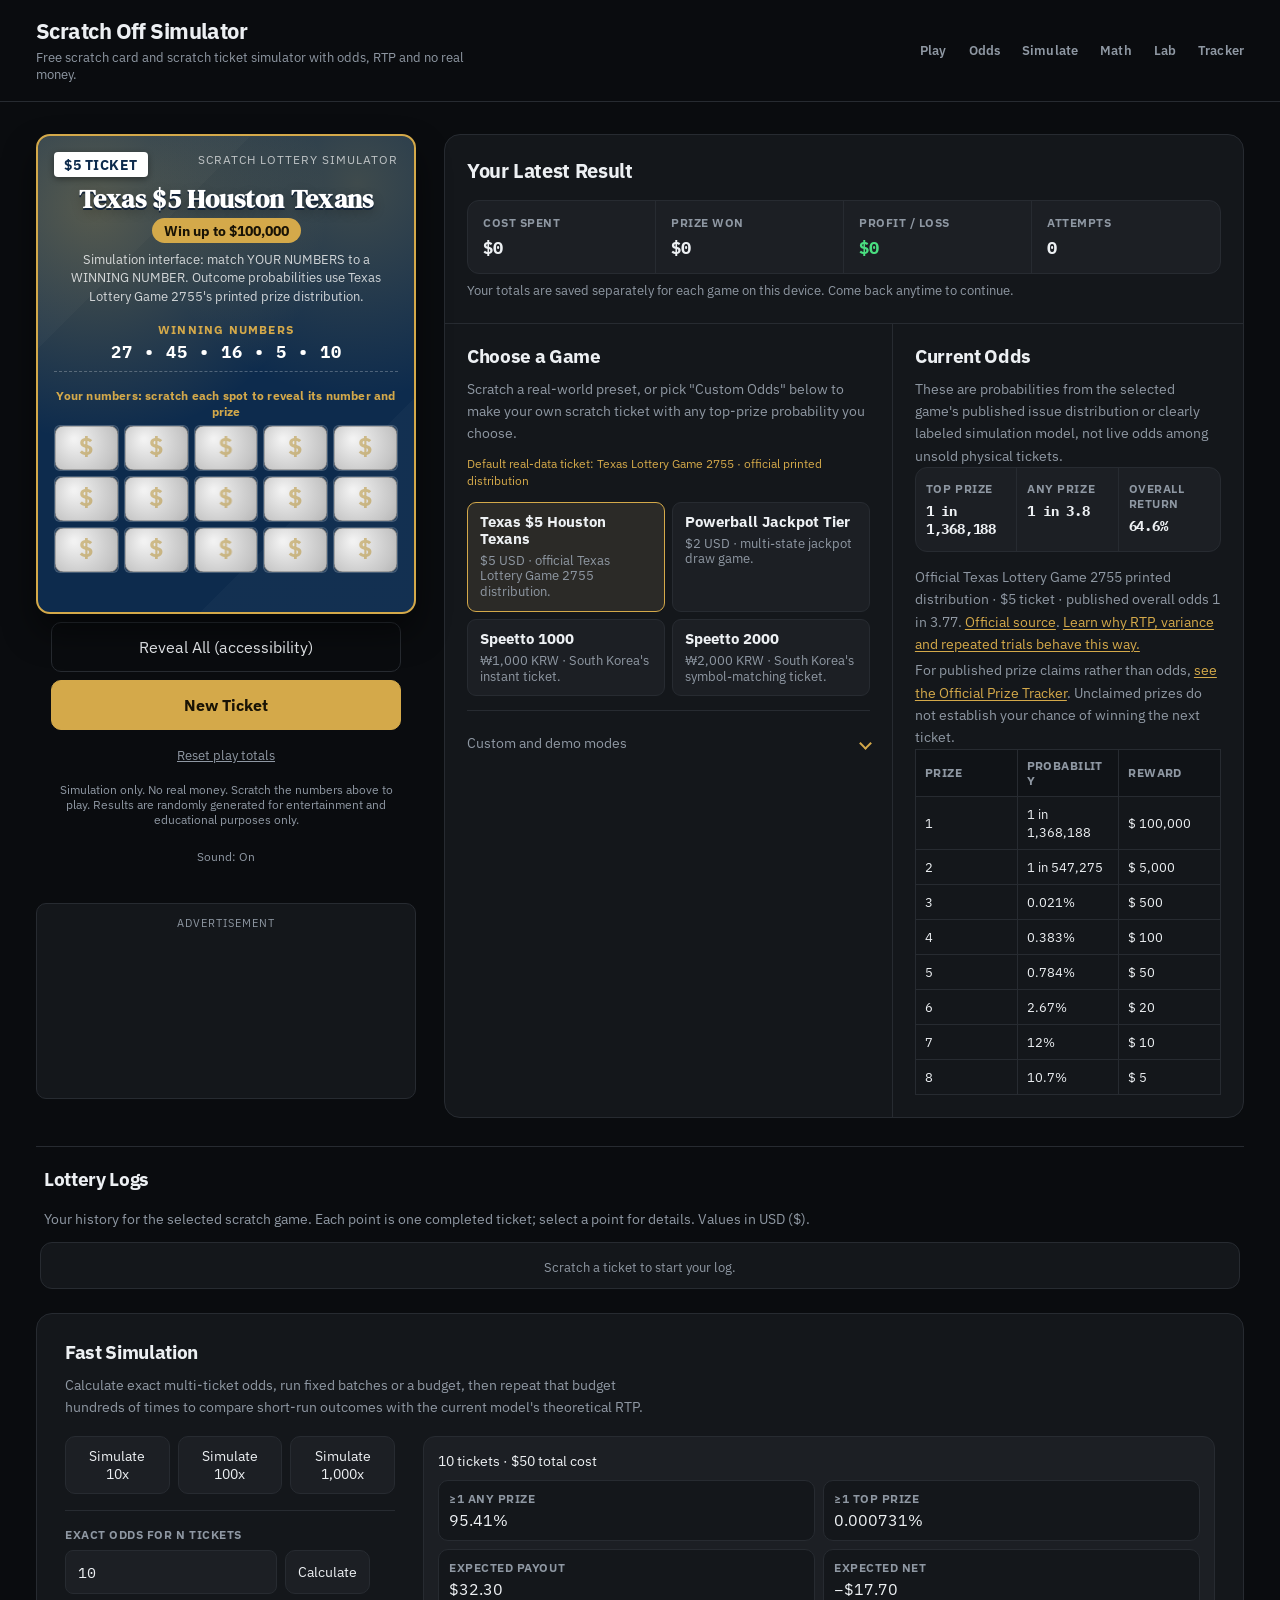
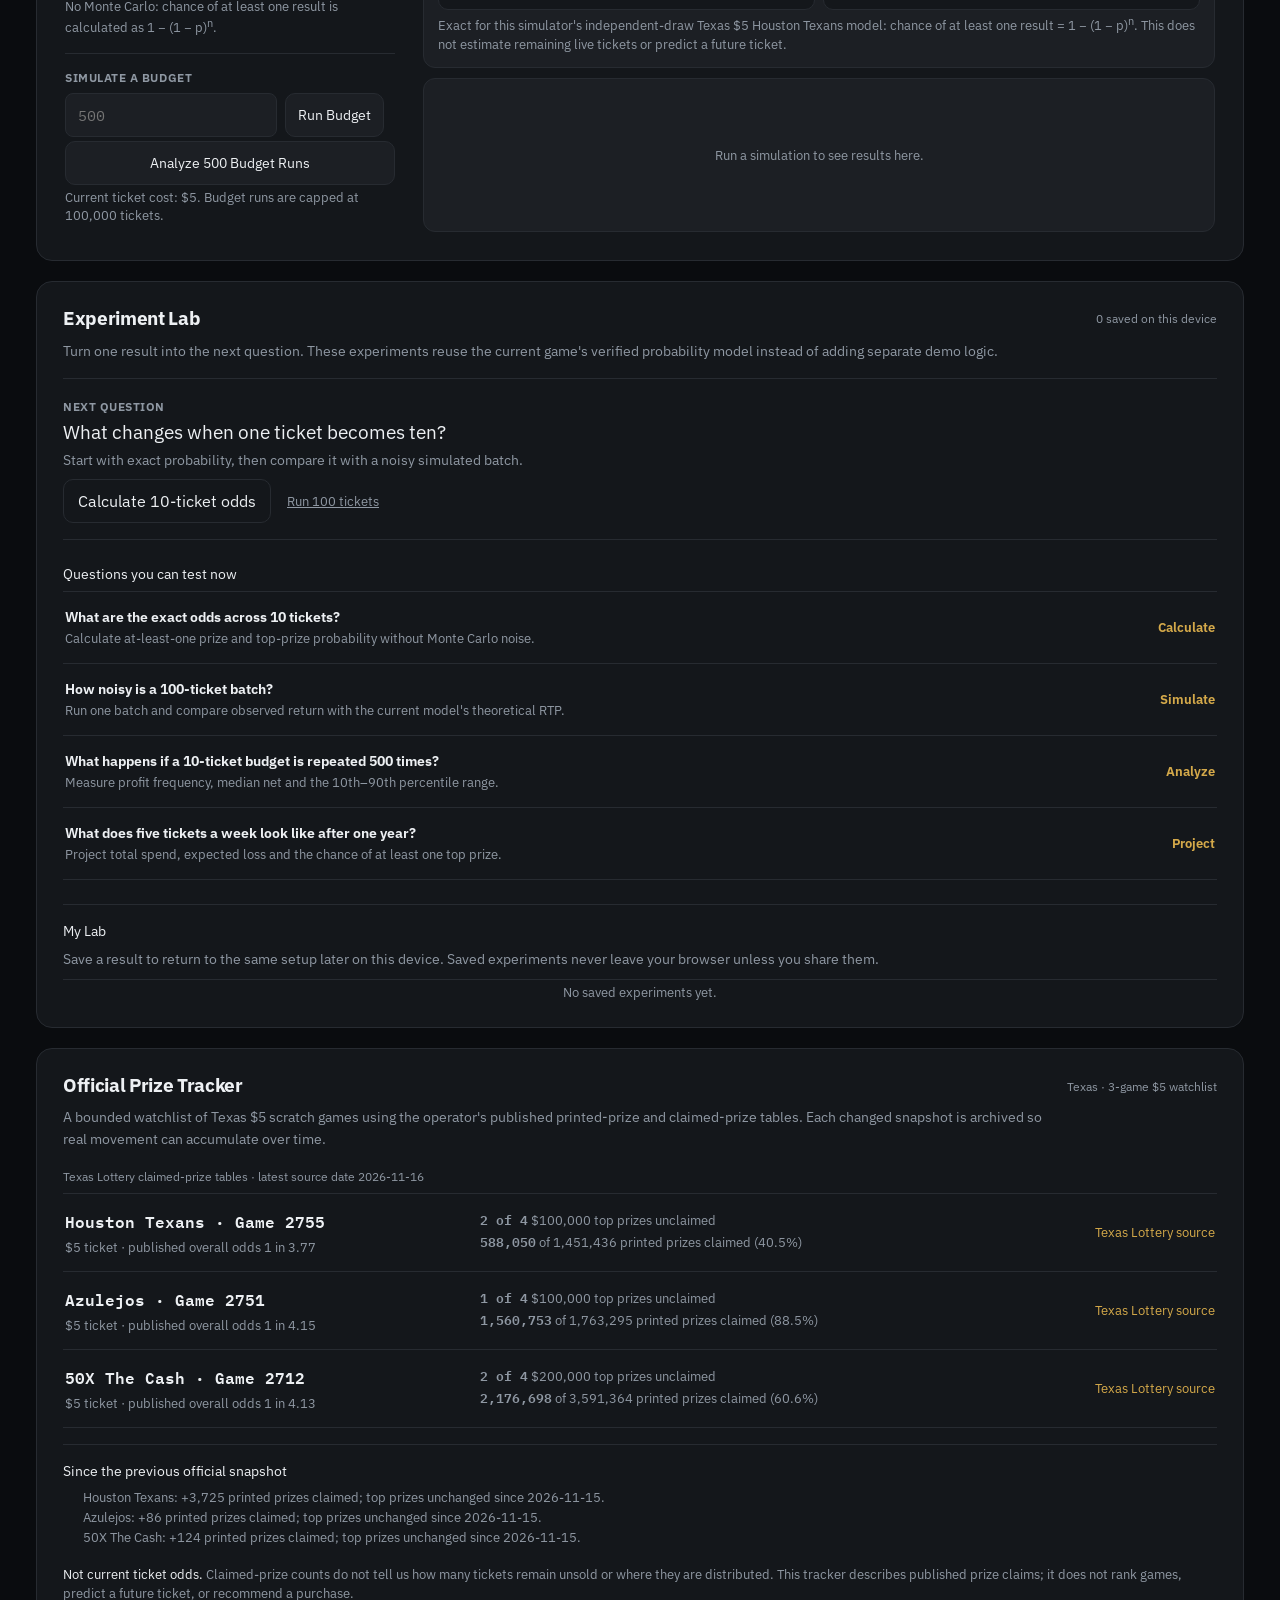
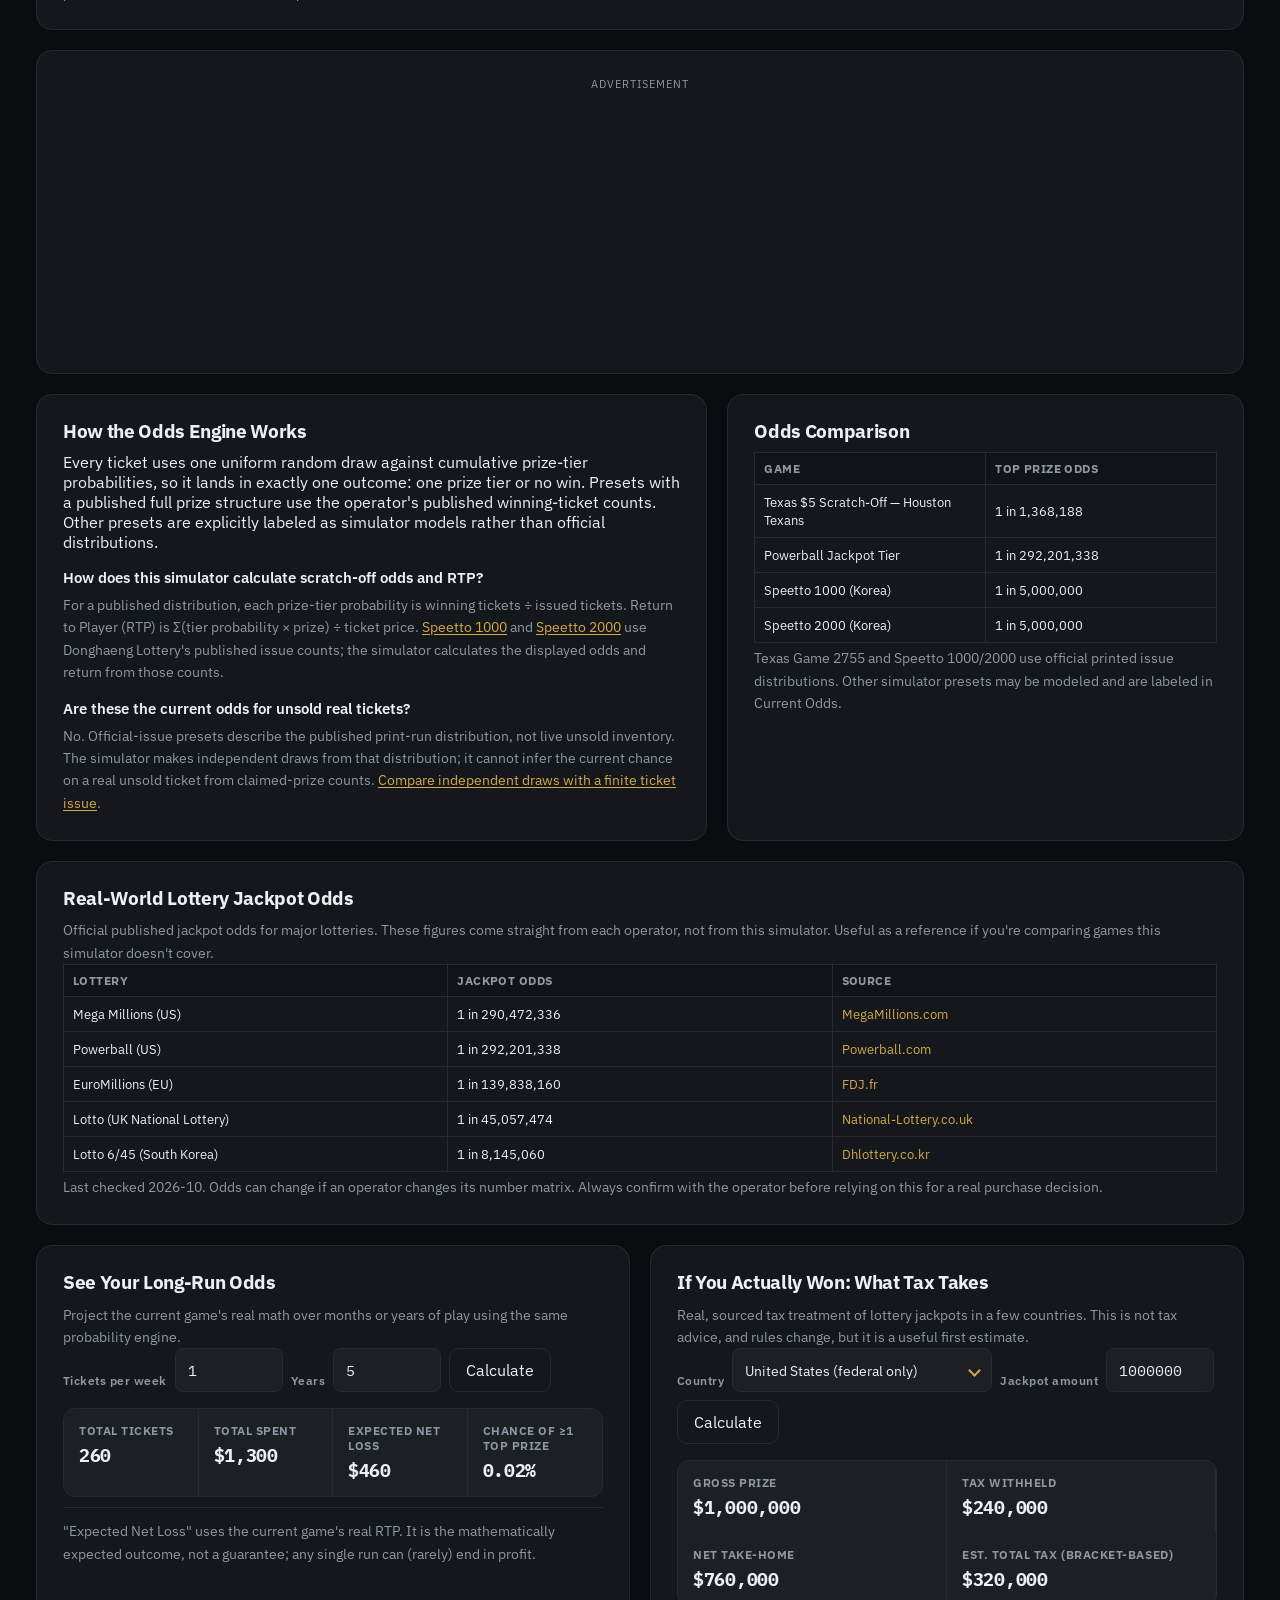
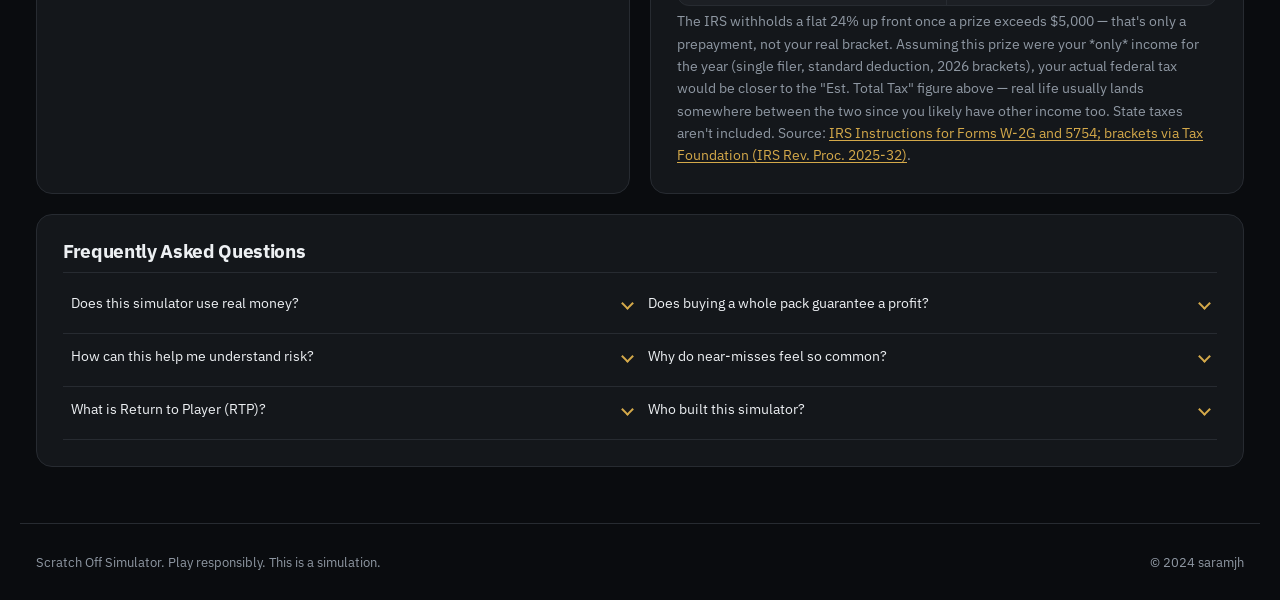
<file: index.html>
<!DOCTYPE html>
<html lang="en">

<head>
  <meta charset="UTF-8">
  <meta name="viewport" content="width=device-width, initial-scale=1.0">
  <script async src="https://pagead2.googlesyndication.com/pagead/js/adsbygoogle.js?client=ca-pub-4410729598083068"
    crossorigin="anonymous"></script>
  <!-- Google tag (gtag.js) -->
  <script async src="https://www.googletagmanager.com/gtag/js?id=G-ERNG0LEKY9"></script>
  <script>
    window.dataLayer = window.dataLayer || [];
    function gtag() { dataLayer.push(arguments); }
    gtag('js', new Date());
    gtag('config', 'G-ERNG0LEKY9');
  </script>
  <!-- Microsoft Clarity -->
  <script type="text/javascript">
    (function (c, l, a, r, i, t, y) {
      c[a] = c[a] || function () { (c[a].q = c[a].q || []).push(arguments) };
      t = l.createElement(r); t.async = 1; t.src = "https://www.clarity.ms/tag/" + i;
      y = l.getElementsByTagName(r)[0]; y.parentNode.insertBefore(t, y);
    })(window, document, "clarity", "script", "yiij6vbnl0");
  </script>
  <!-- End Microsoft Clarity -->
  <meta name="robots" content="max-image-preview:large">
  <meta name="description"
    content="Free scratch off simulator, scratch card simulator and scratch ticket simulator with fast simulations, odds, RTP and custom probability tools. No real money.">
  <meta name="author" content="Saramjh">
  <link rel="canonical" href="https://saramjh.github.io/scratchLottery/">
  <meta property="og:type" content="website">
  <meta property="og:url" content="https://saramjh.github.io/scratchLottery/">
  <meta property="og:title" content="Scratch Off Simulator — Free Scratch Card &amp; Ticket Simulator">
  <meta property="og:description" content="Free scratch card and scratch ticket simulator with probability tools, RTP, long-run simulations and sourced lottery odds.">
  <meta property="og:locale" content="en_US">
  <meta property="og:site_name" content="Scratch Off Simulator">
  <meta property="og:image" content="https://saramjh.github.io/scratchLottery/docs/og-image.png">
  <meta property="og:image:width" content="1200">
  <meta property="og:image:height" content="630">
  <meta property="og:image:alt" content="Scratch Off Simulator showing a Texas scratch ticket, current odds and simulation tools">
  <meta name="twitter:card" content="summary_large_image">
  <meta name="twitter:title" content="Scratch Off Simulator — Free Scratch Card &amp; Ticket Simulator">
  <meta name="twitter:description" content="Free scratch card and scratch ticket simulator with probability tools, RTP, long-run simulations and sourced lottery odds.">
  <meta name="twitter:image" content="https://saramjh.github.io/scratchLottery/docs/og-image.png">
  <meta name="twitter:image:alt" content="Scratch Off Simulator showing a Texas scratch ticket, current odds and simulation tools">
  <title>Scratch Off Simulator — Free Scratch Card &amp; Ticket Simulator</title>
  <link rel="icon" type="image/svg+xml" href="favicon.svg">
  <link rel="preconnect" href="https://fonts.googleapis.com">
  <link rel="preconnect" href="https://fonts.gstatic.com" crossorigin>
  <link href="https://fonts.googleapis.com/css2?family=DM+Serif+Display&family=IBM+Plex+Mono:wght@500;600&family=IBM+Plex+Sans:wght@400;500;600;700&display=swap" rel="stylesheet">
  <link rel="stylesheet" href="css/style.css">
</head>

<body>
  <header class="topbar">
    <div class="topbar-inner">
      <div class="brand">
        <h1>Scratch Off Simulator</h1>
        <p>Free scratch card and scratch ticket simulator with odds, RTP and no real money.</p>
      </div>
      <button type="button" id="navToggle" class="nav-toggle-btn" aria-expanded="false" aria-controls="topbarNav" aria-label="Open menu">
        <span class="nav-toggle-line" aria-hidden="true"></span>
        <span class="nav-toggle-line" aria-hidden="true"></span>
        <span class="nav-toggle-line" aria-hidden="true"></span>
      </button>
      <nav class="topbar-nav" id="topbarNav" aria-label="Primary">
        <a href="#ticketPanel">Play</a>
        <a href="#oddsCard">Odds</a>
        <a href="#simCard">Simulate</a>
        <a href="math/">Math</a>
        <a href="#experimentLab">Lab</a>
        <a href="#prizeTracker">Tracker</a>
      </nav>
    </div>
  </header>

  <main class="site-main">
    <section class="play-stage">
    <!-- Keep the entire ticket and ad in one non-sticky flow. -->
    <div class="ticket-rail">
    <!-- Ticket: the one loud, tactile element. Everything else is a quiet data tool. -->
    <aside class="ticket-panel" id="ticketPanel">
      <div class="ticket-art">
        <div class="ticket-header-row">
          <span class="ticket-denom" id="ticketDenom">$5 TICKET</span>
          <span class="ticket-brand">Scratch Lottery Simulator</span>
        </div>

        <div class="ticket-art-top">
          <span class="ticket-game-title" id="ticketBannerName">Texas $5 Houston Texans</span>
          <span class="ticket-prize-line" id="ticketBannerPrize">Win up to $100,000</span>
          <p class="ticket-howto" id="ticketHowTo">Simulation interface: match YOUR NUMBERS to a WINNING NUMBER. Outcome probabilities use Texas Lottery Game 2755's printed prize distribution.</p>
        </div>

        <div class="winning-numbers-block" id="winningNumbersBlock">
          <p class="ticket-section-label">Winning Numbers</p>
          <div class="winning-numbers-list" id="winningNumbersList"></div>
        </div>

        <div class="your-numbers-block">
          <p class="ticket-section-label ticket-instruction-label">Your numbers: scratch each spot to reveal its number and prize</p>
          <!-- JS(renderTicket)가 실제 캔버스로 교체하기 전 기본 5×3 티켓 크기만 예약한다. -->
          <div class="your-numbers-grid" id="yourNumbersGrid">
            <span class="scratch-cell-skeleton" aria-hidden="true"></span>
            <span class="scratch-cell-skeleton" aria-hidden="true"></span>
            <span class="scratch-cell-skeleton" aria-hidden="true"></span>
            <span class="scratch-cell-skeleton" aria-hidden="true"></span>
            <span class="scratch-cell-skeleton" aria-hidden="true"></span>
            <span class="scratch-cell-skeleton" aria-hidden="true"></span>
            <span class="scratch-cell-skeleton" aria-hidden="true"></span>
            <span class="scratch-cell-skeleton" aria-hidden="true"></span>
            <span class="scratch-cell-skeleton" aria-hidden="true"></span>
            <span class="scratch-cell-skeleton" aria-hidden="true"></span>
            <span class="scratch-cell-skeleton" aria-hidden="true"></span>
            <span class="scratch-cell-skeleton" aria-hidden="true"></span>
            <span class="scratch-cell-skeleton" aria-hidden="true"></span>
            <span class="scratch-cell-skeleton" aria-hidden="true"></span>
            <span class="scratch-cell-skeleton" aria-hidden="true"></span>
          </div>
        </div>

        <div id="prizeVTScroll" class="ticket-ticker"></div>
      </div>
      <div class="ticket-actions">
        <div class="btnGroup">
          <button id="scratch" class="btn-secondary">Reveal All (accessibility)</button>
          <button id="nextLottery" class="btn-primary">New Ticket</button>
        </div>
        <button id="resetLottery" class="text-link-btn">Reset play totals</button>
        <p class="ticket-disclaimer">Simulation only. No real money. Scratch the numbers above to play. Results are randomly generated for entertainment and educational purposes only.</p>
      </div>
      <button id="soundToggle" class="icon-toggle">Sound: On</button>
    </aside>

    <section class="panel ad-safe-container ticket-followup-ad" data-ad-placement="ticket-followup-break" aria-label="Advertisement">
      <div class="ad-label">ADVERTISEMENT</div>
      <div class="ad-slot-wrapper">
        <ins class="adsbygoogle"
             style="display:block;width:100%;max-width:320px;height:150px"
             data-ad-client="ca-pub-4410729598083068"
             data-ad-slot="8896916964"></ins>
        <script>
             (adsbygoogle = window.adsbygoogle || []).push({});
        </script>
      </div>
    </section>
    </div>

    <!-- Workspace: the calm, data-forward side. -->
    <div class="play-console">
      <section class="panel" id="resultPanel">
        <div class="panel-header-row">
          <h2>Your Latest Result</h2>
          <button id="shareCardBtn" class="share-btn" hidden>Share results</button>
        </div>
        <div class="stat-grid">
          <div class="stat-box">
            <span class="stat-label">Cost Spent</span>
            <span class="stat-value" id="costDisplay">$ 0</span>
          </div>
          <div class="stat-box">
            <span class="stat-label">Prize Won</span>
            <span class="stat-value" id="prizeDisplay">$ 0</span>
          </div>
          <div class="stat-box">
            <span class="stat-label">Profit / Loss</span>
            <span class="stat-value" id="profitDisplay">$ 0</span>
          </div>
          <div class="stat-box">
            <span class="stat-label">Attempts</span>
            <span class="stat-value" id="attemptsDisplay">0</span>
          </div>
        </div>
        <p class="save-hint">Your totals are saved separately for each game on this device. Come back anytime to continue.</p>
        <p class="personal-rtp-recap" id="personalRtpRecap" hidden></p>
      </section>



      <div class="two-col">
        <section class="panel" id="oddsCard">
          <h2>Choose a Game</h2>
          <p class="panel-sub">Scratch a real-world preset, or pick "Custom Odds" below to make your own scratch ticket with any top-prize probability you choose.</p>
          <div id="todaysTicketLabel" class="todays-ticket-label">Default real-data ticket: Texas Lottery Game 2755 · official printed distribution</div>
          <div id="gameChoiceGrid" class="game-choice-grid" aria-label="Real-world game presets"></div>

          <input type="hidden" id="lotteryPreset" value="us_scratch5">

          <div class="alternate-game-modes disclosure" data-disclosure>
            <button type="button" class="disclosure-trigger" aria-expanded="false" aria-controls="secondaryGameModes">
              <span>Custom and demo modes</span>
              <span class="control-chevron" aria-hidden="true"></span>
            </button>
            <div class="disclosure-panel" id="secondaryGameModes" hidden>
              <div id="secondaryGameChoiceGrid" class="game-choice-grid game-choice-grid-secondary" aria-label="Custom and demo presets"></div>
              <div class="custom-odds-row">
                <label for="probabilityInput">Custom top-prize probability (%)</label>
                <div class="custom-odds-controls">
                  <input type="text" inputmode="decimal" autocomplete="off" id="probabilityInput" value="0.0000730894" placeholder="%">
                  <button id="applyProbability" class="btn-secondary">Apply</button>
                </div>
              </div>
            </div>
          </div>
        </section>

        <section class="panel">
          <h2>Current Odds</h2>
          <p class="panel-sub">These are probabilities from the selected game's published issue distribution or clearly labeled simulation model, not live odds among unsold physical tickets.</p>
          <div class="odds-summary-strip">
            <div class="odds-summary-item">
              <span class="stat-label">Top Prize</span>
              <span class="stat-value" id="oddsTopPrize">1 in 1,368,188</span>
            </div>
            <div class="odds-summary-item">
              <span class="stat-label">Any Prize</span>
              <span class="stat-value" id="oddsAnyPrize">1 in 3.8</span>
            </div>
            <div class="odds-summary-item">
              <span class="stat-label">Overall Return</span>
              <span class="stat-value" id="oddsOverallReturn">64.6%</span>
            </div>
          </div>
          <div id="probabilityComparison" class="probability-comparison" style="display: none;"></div>
          <p id="presetEvidence" class="panel-sub">Official Texas Lottery Game 2755 printed distribution · $5 ticket · published overall odds 1 in 3.77. <a href="https://www.texaslottery.com/export/sites/lottery/Games/Scratch_Offs/details.html_252698616.html" target="_blank" rel="noopener">Official source</a>. <a href="math/">Learn why RTP, variance and repeated trials behave this way.</a></p>
          <p class="panel-sub">For published prize claims rather than odds, <a href="#prizeTracker">see the Official Prize Tracker</a>. Unclaimed prizes do not establish your chance of winning the next ticket.</p>
          <div class="prize-tier table-scroll">
            <!-- Full per-tier probability table, populated live for the selected game -->
          </div>
        </section>
      </div>
    </div>
  </section>

  <div class="analysis-stack">
      <section id="recordDisplay" class="panel panel-quiet">
        <div class="panel-header-row">
          <h2>Lottery Logs</h2>
          <button type="button" id="lotteryLogTableToggle" class="text-link-btn" hidden>View as table</button>
        </div>
        <p class="panel-sub">Your history for the selected scratch game. Each point is one completed ticket; select a point for details. <span id="lotteryLogCurrencyNote">Values in USD ($).</span></p>
        <div id="lotteryLogChart" class="lottery-log-chart"></div>
        <div id="lotteryLogDetail" class="lottery-log-detail"></div>
        <div id="lotteryLogTable" class="lottery-log-table" hidden></div>
      </section>

      <section class="panel" id="simCard">
        <h2>Fast Simulation</h2>
        <p class="panel-sub">Calculate exact multi-ticket odds, run fixed batches or a budget, then repeat that budget hundreds of times to compare short-run outcomes with the current model's theoretical RTP.</p>
        <div class="sim-layout">
          <div class="fast-sim-buttons">
            <button id="sim10Btn" class="sim-btn">Simulate 10x</button>
            <button id="sim100Btn" class="sim-btn">Simulate 100x</button>
            <button id="sim1000Btn" class="sim-btn">Simulate 1,000x</button>
            <div id="simBatchFeedback" class="sim-inline-feedback" role="status" hidden></div>
            <div class="sim-exact-odds-box">
              <label for="exactOddsTicketsInput">Exact odds for N tickets</label>
              <div class="sim-budget-row">
                <input type="text" id="exactOddsTicketsInput" inputmode="numeric" autocomplete="off" value="10" aria-describedby="exactOddsHint">
                <button id="exactOddsCalculateBtn" class="sim-btn" type="button">Calculate</button>
              </div>
              <div id="simExactFeedback" class="sim-inline-feedback" role="status" hidden></div>
              <p id="exactOddsHint" class="sim-budget-hint">No Monte Carlo: chance of at least one result is calculated as 1 − (1 − p)<sup>n</sup>.</p>
            </div>
            <div class="sim-budget-box">
              <label for="simBudgetInput">Simulate a budget</label>
              <div class="sim-budget-row">
                <input type="text" id="simBudgetInput" inputmode="decimal" autocomplete="off" placeholder="500">
                <button id="simBudgetBtn" class="sim-btn" type="button">Run Budget</button>
              </div>
              <div id="simBudgetFeedback" class="sim-inline-feedback" role="status" hidden></div>
              <button id="simBudgetRiskBtn" class="sim-btn sim-budget-risk-btn" type="button">Analyze 500 Budget Runs</button>
              <div id="simRiskFeedback" class="sim-inline-feedback" role="status" hidden></div>
              <p id="simBudgetHint" class="sim-budget-hint"></p>
            </div>
          </div>
          <div class="sim-output">
            <div id="exactOddsResult" class="exact-odds-result" aria-live="polite">
              <div class="exact-odds-heading"><strong>10 tickets · $50 total cost</strong></div>
              <div class="exact-odds-grid">
                <div><span class="stat-label">≥1 any prize</span><strong>95.41%</strong></div>
                <div><span class="stat-label">≥1 top prize</span><strong>0.000731%</strong></div>
                <div><span class="stat-label">Expected payout</span><strong>$32.30</strong></div>
                <div><span class="stat-label">Expected net</span><strong>−$17.70</strong></div>
              </div>
              <p class="sim-budget-hint">Exact probabilities use the current Texas Game 2755 published prize distribution. “Any prize” includes break-even prizes.</p>
            </div>
            <div id="fastSimResult" class="fast-sim-result" style="display: none;"></div>
            <div id="budgetRiskResult" class="budget-risk-result" hidden></div>
            <div id="fastSimChart" class="fast-sim-chart"><p class="lottery-log-empty">Run a simulation to see results here.</p></div>
            <div id="fastSimDetail" class="lottery-log-detail"></div>
          </div>
        </div>
      </section>

      <section class="panel experiment-lab" id="experimentLab">
        <div class="experiment-lab-head">
          <div>
            <h2>Experiment Lab</h2>
            <p class="panel-sub">Turn one result into the next question. These experiments reuse the current game's verified probability model instead of adding separate demo logic.</p>
          </div>
          <span id="labSavedCount" class="lab-saved-count">0 saved on this device</span>
        </div>

        <div class="next-experiment" id="nextExperiment" aria-live="polite">
          <span class="stat-label">Next question</span>
          <strong class="experiment-question" id="nextExperimentQuestion">What changes when one ticket becomes ten?</strong>
          <p class="panel-sub" id="nextExperimentReason">Start with exact probability, then compare it with a noisy simulated batch.</p>
          <div class="experiment-actions" id="nextExperimentActions">
            <button type="button" class="btn-secondary" data-experiment-id="exact10" data-experiment-source="next">Calculate 10-ticket odds</button>
            <button type="button" class="text-link-btn" data-experiment-id="fast100" data-experiment-source="next">Run 100 tickets</button>
          </div>
        </div>

        <div class="experiment-catalog">
          <h3>Questions you can test now</h3>
          <div class="experiment-list">
            <button type="button" class="experiment-row" data-experiment-id="exact10" data-experiment-source="catalog">
              <span class="experiment-row-copy">
                <strong>What are the exact odds across 10 tickets?</strong>
                <span>Calculate at-least-one prize and top-prize probability without Monte Carlo noise.</span>
              </span>
              <span class="experiment-row-action">Calculate</span>
            </button>
            <button type="button" class="experiment-row" data-experiment-id="fast100" data-experiment-source="catalog">
              <span class="experiment-row-copy">
                <strong>How noisy is a 100-ticket batch?</strong>
                <span>Run one batch and compare observed return with the current model's theoretical RTP.</span>
              </span>
              <span class="experiment-row-action">Simulate</span>
            </button>
            <button type="button" class="experiment-row" data-experiment-id="budget10x500" data-experiment-source="catalog">
              <span class="experiment-row-copy">
                <strong>What happens if a 10-ticket budget is repeated 500 times?</strong>
                <span>Measure profit frequency, median net and the 10th–90th percentile range.</span>
              </span>
              <span class="experiment-row-action">Analyze</span>
            </button>
            <button type="button" class="experiment-row" data-experiment-id="long5x1" data-experiment-source="catalog">
              <span class="experiment-row-copy">
                <strong>What does five tickets a week look like after one year?</strong>
                <span>Project total spend, expected loss and the chance of at least one top prize.</span>
              </span>
              <span class="experiment-row-action">Project</span>
            </button>
          </div>
        </div>

        <div class="my-lab">
          <div class="panel-header-row">
            <h3>My Lab</h3>
            <button type="button" id="clearSavedExperiments" class="text-link-btn" hidden>Clear saved</button>
          </div>
          <p class="panel-sub">Save a result to return to the same setup later on this device. Saved experiments never leave your browser unless you share them.</p>
          <div id="savedExperimentList" class="saved-experiment-list" aria-live="polite">
            <p class="lottery-log-empty">No saved experiments yet.</p>
          </div>
        </div>
      </section>

      <section class="panel prize-tracker" id="prizeTracker">
        <div class="tracker-head">
          <div>
            <h2>Official Prize Tracker</h2>
            <p class="panel-sub">A bounded watchlist of Texas $5 scratch games using the operator's published printed-prize and claimed-prize tables. Each changed snapshot is archived so real movement can accumulate over time.</p>
          </div>
          <span class="tracker-scope">Texas · 3-game $5 watchlist</span>
        </div>
        <!-- TEXAS_PRIZE_TRACKER_DATA_START -->
        <div class="tracker-source-line">Texas Lottery claimed-prize tables · latest source date 2026-11-16</div>
        <div class="tracker-list">
          <article class="tracker-row">
            <div class="tracker-game">
              <strong>Houston Texans · Game 2755</strong>
              <span>$5 ticket · published overall odds 1 in 3.77</span>
            </div>
            <div class="tracker-measures">
              <span><strong>2 of 4</strong> $100,000 top prizes unclaimed</span>
              <span><strong>588,050</strong> of 1,451,436 printed prizes claimed (40.5%)</span>
            </div>
            <a href="https://www.texaslottery.com/export/sites/lottery/Games/Scratch_Offs/details.html_252698616.html" target="_blank" rel="noopener">Texas Lottery source</a>
          </article>
          <article class="tracker-row">
            <div class="tracker-game">
              <strong>Azulejos · Game 2751</strong>
              <span>$5 ticket · published overall odds 1 in 4.15</span>
            </div>
            <div class="tracker-measures">
              <span><strong>1 of 4</strong> $100,000 top prizes unclaimed</span>
              <span><strong>1,560,753</strong> of 1,763,295 printed prizes claimed (88.5%)</span>
            </div>
            <a href="https://www.texaslottery.com/export/sites/lottery/Games/Scratch_Offs/details.html_252698620.html" target="_blank" rel="noopener">Texas Lottery source</a>
          </article>
          <article class="tracker-row">
            <div class="tracker-game">
              <strong>50X The Cash · Game 2712</strong>
              <span>$5 ticket · published overall odds 1 in 4.13</span>
            </div>
            <div class="tracker-measures">
              <span><strong>2 of 4</strong> $200,000 top prizes unclaimed</span>
              <span><strong>2,176,698</strong> of 3,591,364 printed prizes claimed (60.6%)</span>
            </div>
            <a href="https://www.texaslottery.com/export/sites/lottery/Games/Scratch_Offs/details.html_252698743.html" target="_blank" rel="noopener">Texas Lottery source</a>
          </article>
        </div>
          <div class="tracker-change-log">
            <h3>Since the previous official snapshot</h3>
            <ul>
            <li><strong>Houston Texans</strong>: +3,725 printed prizes claimed; top prizes unchanged since 2026-11-15.</li>
            <li><strong>Azulejos</strong>: +86 printed prizes claimed; top prizes unchanged since 2026-11-15.</li>
            <li><strong>50X The Cash</strong>: +124 printed prizes claimed; top prizes unchanged since 2026-11-15.</li>
            </ul>
          </div>
        <!-- TEXAS_PRIZE_TRACKER_DATA_END -->
        <p class="tracker-caveat"><strong>Not current ticket odds.</strong> Claimed-prize counts do not tell us how many tickets remain unsold or where they are distributed. This tracker describes published prize claims; it does not rank games, predict a future ticket, or recommend a purchase.</p>
      </section>

      <section class="panel ad-safe-container" data-ad-placement="tracker-reference-break" aria-label="Advertisement">
        <div class="ad-label">ADVERTISEMENT</div>
        <div class="ad-slot-wrapper">
          <ins class="adsbygoogle"
               style="display:block"
               data-ad-client="ca-pub-4410729598083068"
               data-ad-slot="8004471266"
               data-ad-format="auto"
               data-full-width-responsive="true"></ins>
          <script>
               (adsbygoogle = window.adsbygoogle || []).push({});
          </script>
        </div>
      </section>

      <div class="two-col">
        <section class="panel">
          <h2>How the Odds Engine Works</h2>
          <p>
            Every ticket uses one uniform random draw against cumulative prize-tier probabilities, so it lands in exactly one
            outcome: one prize tier or no win. Presets with a published full prize structure use the operator's published
            winning-ticket counts. Other presets are explicitly labeled as simulator models rather than official distributions.
          </p>
          <h3 class="engine-answer-title">How does this simulator calculate scratch-off odds and RTP?</h3>
          <p class="panel-sub">
            For a published distribution, each prize-tier probability is winning tickets ÷ issued tickets.
            Return to Player (RTP) is Σ(tier probability × prize) ÷ ticket price.
            <a href="https://www.dhlottery.co.kr/st/st10Intro" target="_blank" rel="noopener">Speetto 1000</a> and
            <a href="https://www.dhlottery.co.kr/st/st20Intro" target="_blank" rel="noopener">Speetto 2000</a>
            use Donghaeng Lottery's published issue counts; the simulator calculates the displayed odds and return from those counts.
          </p>
          <h3 class="engine-answer-title">Are these the current odds for unsold real tickets?</h3>
          <p class="panel-sub">
            No. Official-issue presets describe the published print-run distribution, not live unsold inventory.
            The simulator makes independent draws from that distribution; it cannot infer the current chance on a real
            unsold ticket from claimed-prize counts. <a href="math/#independenceLesson">Compare independent draws with a finite ticket issue</a>.
          </p>
        </section>

        <section class="panel">
          <h2>Odds Comparison</h2>
          <div class="table-scroll">
            <table class="odds-compare-table">
              <thead>
                <tr>
                  <th>Game</th>
                  <th>Top Prize Odds</th>
                </tr>
              </thead>
              <tbody>
                <tr>
                  <td>Texas $5 Scratch-Off — Houston Texans</td>
                  <td>1 in 1,368,188</td>
                </tr>
                <tr>
                  <td>Powerball Jackpot Tier</td>
                  <td>1 in 292,201,338</td>
                </tr>
                <tr>
                  <td>Speetto 1000 (Korea)</td>
                  <td>1 in 5,000,000</td>
                </tr>
                <tr>
                  <td>Speetto 2000 (Korea)</td>
                  <td>1 in 5,000,000</td>
                </tr>
              </tbody>
            </table>
          </div>
          <p class="panel-sub">Texas Game 2755 and Speetto 1000/2000 use official printed issue distributions. Other simulator presets may be modeled and are labeled in Current Odds.</p>
        </section>
      </div>

      <section class="panel" id="worldOddsCard">
        <h2>Real-World Lottery Jackpot Odds</h2>
        <p class="panel-sub">Official published jackpot odds for major lotteries. These figures come straight from each operator, not from this simulator. Useful as a reference if you're comparing games this simulator doesn't cover.</p>
        <div class="table-scroll">
          <table class="odds-compare-table">
            <thead>
              <tr>
                <th>Lottery</th>
                <th>Jackpot Odds</th>
                <th>Source</th>
              </tr>
            </thead>
            <tbody>
              <tr>
                <td>Mega Millions (US)</td>
                <td>1 in 290,472,336</td>
                <td><a href="https://www.megamillions.com/How-To-Play.aspx" target="_blank" rel="noopener">MegaMillions.com</a></td>
              </tr>
              <tr>
                <td>Powerball (US)</td>
                <td>1 in 292,201,338</td>
                <td><a href="https://www.powerball.com/powerball-prize-chart" target="_blank" rel="noopener">Powerball.com</a></td>
              </tr>
              <tr>
                <td>EuroMillions (EU)</td>
                <td>1 in 139,838,160</td>
                <td><a href="https://www.fdj.fr/jeux-de-tirage/euromillions-my-million/statistiques" target="_blank" rel="noopener">FDJ.fr</a></td>
              </tr>
              <tr>
                <td>Lotto (UK National Lottery)</td>
                <td>1 in 45,057,474</td>
                <td><a href="https://www.national-lottery.co.uk/games/lotto/about-lotto" target="_blank" rel="noopener">National-Lottery.co.uk</a></td>
              </tr>
              <tr>
                <td>Lotto 6/45 (South Korea)</td>
                <td>1 in 8,145,060</td>
                <td><a href="https://www.dhlottery.co.kr/lt645/intro" target="_blank" rel="noopener">Dhlottery.co.kr</a></td>
              </tr>
            </tbody>
          </table>
        </div>
        <p class="panel-sub">Last checked 2026-10. Odds can change if an operator changes its number matrix. Always confirm with the operator before relying on this for a real purchase decision.</p>
      </section>

      <div class="two-col forecast-grid">
      <section class="panel" id="longRunCard">
        <h2>See Your Long-Run Odds</h2>
        <p class="panel-sub">Project the current game's real math over months or years of play using the same probability engine.</p>
        <div class="long-run-controls">
          <label for="longRunPerWeek">Tickets per week</label>
          <input type="text" id="longRunPerWeek" value="1" inputmode="numeric" autocomplete="off">
          <label for="longRunYears">Years</label>
          <input type="text" id="longRunYears" value="5" inputmode="numeric" autocomplete="off">
          <button id="longRunApply" class="btn-secondary">Calculate</button>
        </div>
        <div class="stat-grid" id="longRunResult">
          <div class="stat-box">
            <span class="stat-label">Total Tickets</span>
            <span class="stat-value" id="longRunTickets">—</span>
          </div>
          <div class="stat-box">
            <span class="stat-label">Total Spent</span>
            <span class="stat-value" id="longRunSpent">—</span>
          </div>
          <div class="stat-box">
            <span class="stat-label">Expected Net Loss</span>
            <span class="stat-value" id="longRunLoss">—</span>
          </div>
          <div class="stat-box">
            <span class="stat-label">Chance of ≥1 Top Prize</span>
            <span class="stat-value" id="longRunJackpotChance">—</span>
          </div>
        </div>
        <div class="sim-result-actions">
          <button type="button" id="longRunSaveBtn" class="text-link-btn" hidden>Save projection to My Lab</button>
        </div>
        <p class="panel-sub">"Expected Net Loss" uses the current game's real RTP. It is the mathematically expected outcome, not a guarantee; any single run can (rarely) end in profit.</p>
      </section>

      <section class="panel" id="taxCard">
        <h2>If You Actually Won: What Tax Takes</h2>
        <p class="panel-sub">Real, sourced tax treatment of lottery jackpots in a few countries. This is not tax advice, and rules change, but it is a useful first estimate.</p>
        <div class="long-run-controls">
          <label id="taxCountryLabel">Country</label>
          <input type="hidden" id="taxCountry" value="us">
          <div class="custom-select" data-custom-select="taxCountry">
            <button type="button" id="taxCountryButton" class="custom-select-trigger" aria-haspopup="listbox" aria-expanded="false" aria-controls="taxCountryList" aria-labelledby="taxCountryLabel taxCountryValue">
              <span id="taxCountryValue">United States (federal only)</span>
              <span class="control-chevron" aria-hidden="true"></span>
            </button>
            <div id="taxCountryList" class="custom-select-menu" role="listbox" aria-labelledby="taxCountryLabel" hidden>
              <button type="button" class="custom-select-option" role="option" data-value="us" aria-selected="true">United States (federal only)</button>
              <button type="button" class="custom-select-option" role="option" data-value="kr" aria-selected="false">South Korea</button>
              <button type="button" class="custom-select-option" role="option" data-value="uk" aria-selected="false">United Kingdom</button>
              <button type="button" class="custom-select-option" role="option" data-value="au" aria-selected="false">Australia</button>
            </div>
          </div>
          <label for="taxJackpotAmount">Jackpot amount</label>
          <input type="text" id="taxJackpotAmount" value="1000000" inputmode="numeric" autocomplete="off">
          <button id="taxCalculate" class="btn-secondary">Calculate</button>
        </div>
        <div class="stat-grid">
          <div class="stat-box">
            <span class="stat-label">Gross Prize</span>
            <span class="stat-value" id="taxGross">—</span>
          </div>
          <div class="stat-box">
            <span class="stat-label">Tax Withheld</span>
            <span class="stat-value" id="taxWithheld">—</span>
          </div>
          <div class="stat-box">
            <span class="stat-label">Net Take-Home</span>
            <span class="stat-value" id="taxNet">—</span>
          </div>
          <div class="stat-box" id="taxFinalEstimateBox" hidden>
            <span class="stat-label">Est. Total Tax (bracket-based)</span>
            <span class="stat-value" id="taxFinalEstimate">—</span>
          </div>
        </div>
        <p class="panel-sub" id="taxNote"></p>
      </section>
      </div>

      <section class="panel" id="faqCard">
        <h2>Frequently Asked Questions</h2>
        <div class="faq-grid">
          <div class="faq-item disclosure" data-disclosure>
            <button type="button" class="faq-trigger disclosure-trigger" id="faqRealMoney" aria-expanded="false" aria-controls="faqRealMoneyPanel">
              <span>Does this simulator use real money?</span>
              <span class="control-chevron" aria-hidden="true"></span>
            </button>
            <div class="faq-answer disclosure-panel" id="faqRealMoneyPanel" role="region" aria-labelledby="faqRealMoney" hidden>
              <p>No. Nothing here is real currency; "cost" and "prize" are simulated numbers only, so you can experience the odds without any financial risk.</p>
            </div>
          </div>
          <div class="faq-item disclosure" data-disclosure>
            <button type="button" class="faq-trigger disclosure-trigger" id="faqPack" aria-expanded="false" aria-controls="faqPackPanel">
              <span>Does buying a whole pack guarantee a profit?</span>
              <span class="control-chevron" aria-hidden="true"></span>
            </button>
            <div class="faq-answer disclosure-panel" id="faqPackPanel" role="region" aria-labelledby="faqPack" hidden>
              <p>No. Buying a whole pack does not guarantee that the prizes inside exceed the pack's retail cost. Pack composition varies by lottery and game, so check the operator's rules for the specific ticket.</p>
            </div>
          </div>
          <div class="faq-item disclosure" data-disclosure>
            <button type="button" class="faq-trigger disclosure-trigger" id="faqRisk" aria-expanded="false" aria-controls="faqRiskPanel">
              <span>How can this help me understand risk?</span>
              <span class="control-chevron" aria-hidden="true"></span>
            </button>
            <div class="faq-answer disclosure-panel" id="faqRiskPanel" role="region" aria-labelledby="faqRisk" hidden>
              <p>Use fixed batches or enter a budget to compare one simulated run with the current model's theoretical return, without risking real money.</p>
            </div>
          </div>
          <div class="faq-item disclosure" data-disclosure>
            <button type="button" class="faq-trigger disclosure-trigger" id="faqNearMiss" aria-expanded="false" aria-controls="faqNearMissPanel">
              <span>Why do near-misses feel so common?</span>
              <span class="control-chevron" aria-hidden="true"></span>
            </button>
            <div class="faq-answer disclosure-panel" id="faqNearMissPanel" role="region" aria-labelledby="faqNearMiss" hidden>
              <p>This simulator does not add a separate near-miss probability. Its match-style grid is generated from the selected outcome model, so close-looking losing patterns can occur naturally by chance.</p>
            </div>
          </div>
          <div class="faq-item disclosure" data-disclosure>
            <button type="button" class="faq-trigger disclosure-trigger" id="faqRtp" aria-expanded="false" aria-controls="faqRtpPanel">
              <span>What is Return to Player (RTP)?</span>
              <span class="control-chevron" aria-hidden="true"></span>
            </button>
            <div class="faq-answer disclosure-panel" id="faqRtpPanel" role="region" aria-labelledby="faqRtp" hidden>
              <p>RTP is the expected payout divided by ticket cost over many plays. For presets with full published prize counts, this simulator calculates RTP as Σ(tier probability × prize) ÷ ticket price; presets without a full official distribution are explicitly labeled as simulator models.</p>
            </div>
          </div>
          <div class="faq-item disclosure" data-disclosure>
            <button type="button" class="faq-trigger disclosure-trigger" id="faqBuilt" aria-expanded="false" aria-controls="faqBuiltPanel">
              <span>Who built this simulator?</span>
              <span class="control-chevron" aria-hidden="true"></span>
            </button>
            <div class="faq-answer disclosure-panel" id="faqBuiltPanel" role="region" aria-labelledby="faqBuilt" hidden>
              <p>An independent, free, ad-supported side project, not affiliated with any state lottery or Powerball.</p>
            </div>
          </div>
        </div>
      </section>

    </div>
  </main>

  <!-- Schema.org JSON-LD structured data for Google Rich Snippets -->
  <script type="application/ld+json">
{
  "@context": "https://schema.org",
  "@type": "WebApplication",
  "@id": "https://saramjh.github.io/scratchLottery/#app",
  "name": "Scratch Off Simulator",
  "url": "https://saramjh.github.io/scratchLottery/",
  "image": "https://saramjh.github.io/scratchLottery/docs/og-image.png",
  "description": "A free scratch off simulator, scratch card simulator and scratch ticket simulator with sourced lottery odds, custom probability tools, fast simulations and expected value (RTP) analysis.",
  "applicationCategory": "GameApplication",
  "operatingSystem": "All",
  "inLanguage": "en",
  "isAccessibleForFree": true,
  "browserRequirements": "Requires JavaScript and a modern web browser.",
  "featureList": [
    "Scratch-off ticket simulation",
    "Official published prize-distribution presets where available",
    "Fast batch and budget simulations",
    "Exact multi-ticket scratch-off odds calculator",
    "Return to Player (RTP) and long-run loss calculations",
    "Custom top-prize probability mode"
  ],
  "offers": {
    "@type": "Offer",
    "price": "0",
    "priceCurrency": "USD"
  }
}
  </script>

  <!-- 모달: 문서 흐름과 무관하게 뷰포트 위에 뜨는 오버레이 -->
  <div id="jackpotModal" class="modal" role="dialog" aria-modal="true" aria-label="Scratch ticket result" aria-describedby="jackpotMessage" aria-hidden="true">
    <div class="modal-content">
      <button type="button" class="modal-close-btn" aria-label="Close">
        <svg viewBox="0 0 24 24" aria-hidden="true" focusable="false"><path d="M6 6l12 12M18 6L6 18"></path></svg>
      </button>
      <div class="modal-badge" id="modalBadge"></div>
      <h2>Result</h2>
      <p id="jackpotMessage"></p>
      <button type="button" id="modalPlayAgainBtn" class="btn-primary">Play Again</button>
      <button type="button" id="modalExperimentBtn" class="text-link-btn">Compare 10-ticket odds</button>
    </div>
  </div>

  <!-- 브라우저 기본 alert()/confirm()을 대체하는, 사이트 톤에 맞춘 알림 -->
  <div id="appToast" class="app-toast" role="status" aria-live="polite" hidden></div>

  <footer>
    <p>Scratch Off Simulator. Play responsibly. This is a simulation.</p>
    <a href="https://saramjh.github.io/">&copy; 2024 saramjh</a>
  </footer>


  <script src="js/verified-lottery-models.js" defer></script>
  <script src="js/lottery-math-core.js" defer></script>
  <script src="js/analytics.js" defer></script>
  <script src="js/navigation.js" defer></script>
  <script src="js/script.js" defer></script>
</body>

</html>
</file>
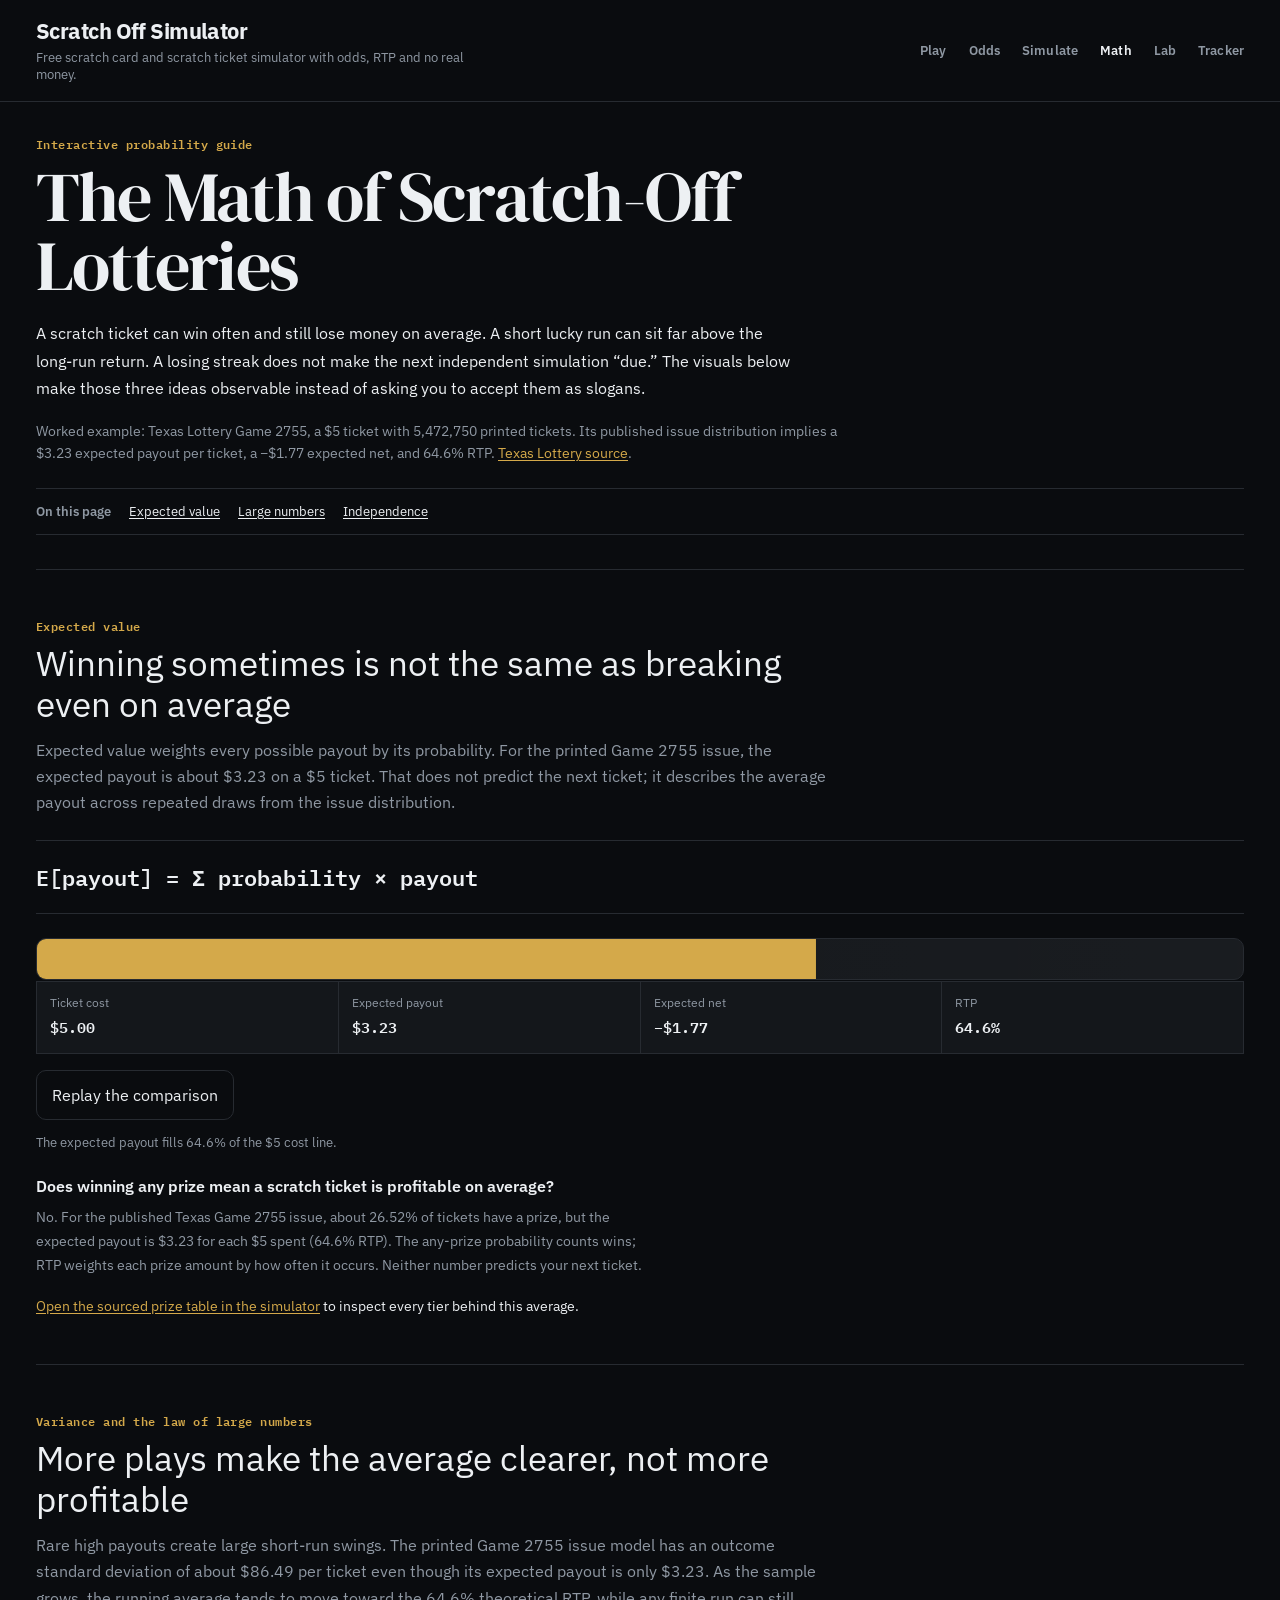
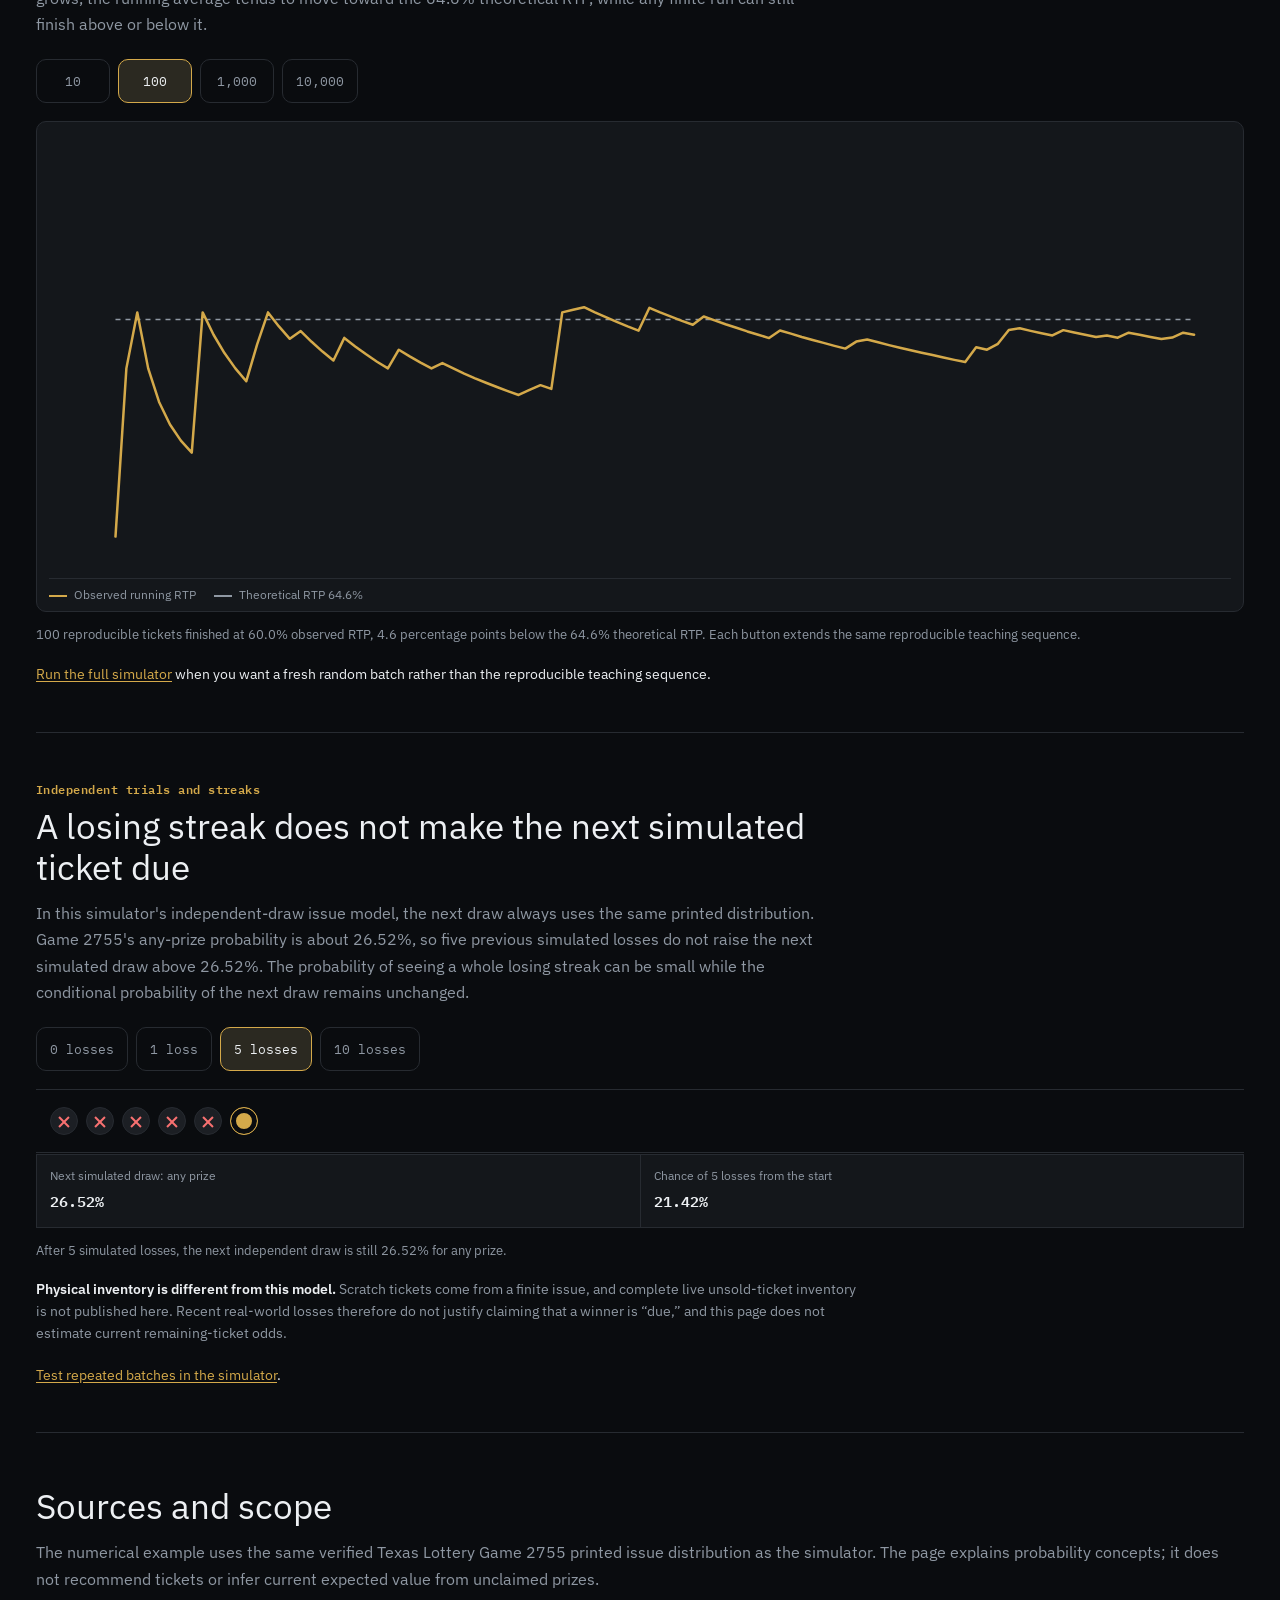
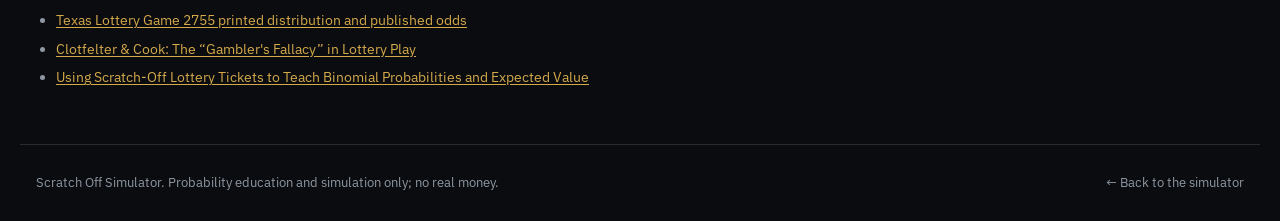
<file: math/index.html>
<!DOCTYPE html>
<html lang="en">

<head>
  <meta charset="UTF-8">
  <meta name="viewport" content="width=device-width, initial-scale=1.0">
  <script async src="https://www.googletagmanager.com/gtag/js?id=G-ERNG0LEKY9"></script>
  <script>
    window.dataLayer = window.dataLayer || [];
    function gtag() { dataLayer.push(arguments); }
    gtag('js', new Date());
    gtag('config', 'G-ERNG0LEKY9');
  </script>
  <script type="text/javascript">
    (function (c, l, a, r, i, t, y) {
      c[a] = c[a] || function () { (c[a].q = c[a].q || []).push(arguments) };
      t = l.createElement(r); t.async = 1; t.src = "https://www.clarity.ms/tag/" + i;
      y = l.getElementsByTagName(r)[0]; y.parentNode.insertBefore(t, y);
    })(window, document, "clarity", "script", "yiij6vbnl0");
  </script>
  <meta name="robots" content="max-image-preview:large">
  <meta name="description" content="Interactive visual guide to scratch-off lottery probability, expected value, RTP, variance, repeated trials and the law of large numbers using a sourced Texas Lottery example.">
  <meta name="author" content="Saramjh">
  <link rel="canonical" href="https://saramjh.github.io/scratchLottery/math/">
  <meta property="og:type" content="website">
  <meta property="og:url" content="https://saramjh.github.io/scratchLottery/math/">
  <meta property="og:title" content="Scratch-Off Lottery Math: Probability, Expected Value &amp; Variance">
  <meta property="og:description" content="See expected value, variance and repeated-trial probability move in interactive visuals built from a sourced scratch-off issue model.">
  <meta property="og:locale" content="en_US">
  <meta property="og:site_name" content="Scratch Off Simulator">
  <meta property="og:image" content="https://saramjh.github.io/scratchLottery/docs/og-image.png">
  <meta property="og:image:width" content="1200">
  <meta property="og:image:height" content="630">
  <meta property="og:image:alt" content="Scratch Off Simulator interface with sourced lottery odds and probability tools">
  <meta name="twitter:card" content="summary_large_image">
  <meta name="twitter:title" content="Scratch-Off Lottery Math: Probability, Expected Value &amp; Variance">
  <meta name="twitter:description" content="Interactive visual explanations of expected value, variance, repeated trials and independent lottery outcomes.">
  <meta name="twitter:image" content="https://saramjh.github.io/scratchLottery/docs/og-image.png">
  <title>Scratch-Off Lottery Math: Probability, Expected Value &amp; Variance</title>
  <link rel="icon" type="image/svg+xml" href="../favicon.svg">
  <link rel="preconnect" href="https://fonts.googleapis.com">
  <link rel="preconnect" href="https://fonts.gstatic.com" crossorigin>
  <link href="https://fonts.googleapis.com/css2?family=DM+Serif+Display&family=IBM+Plex+Mono:wght@500;600&family=IBM+Plex+Sans:wght@400;500;600;700&display=swap" rel="stylesheet">
  <link rel="stylesheet" href="../css/style.css">
  <link rel="stylesheet" href="../css/math.css">
</head>

<body class="math-page">
  <header class="topbar">
    <div class="topbar-inner">
      <div class="brand">
        <a class="brand-title" href="../">Scratch Off Simulator</a>
        <p>Free scratch card and scratch ticket simulator with odds, RTP and no real money.</p>
      </div>
      <button type="button" id="navToggle" class="nav-toggle-btn" aria-expanded="false" aria-controls="topbarNav" aria-label="Open menu">
        <span class="nav-toggle-line" aria-hidden="true"></span>
        <span class="nav-toggle-line" aria-hidden="true"></span>
        <span class="nav-toggle-line" aria-hidden="true"></span>
      </button>
      <nav class="topbar-nav" id="topbarNav" aria-label="Primary">
        <a href="../#ticketPanel">Play</a>
        <a href="../#oddsCard">Odds</a>
        <a href="../#simCard">Simulate</a>
        <a href="./" aria-current="page">Math</a>
        <a href="../#experimentLab">Lab</a>
        <a href="../#prizeTracker">Tracker</a>
      </nav>
    </div>
  </header>

  <main class="site-main">
    <div class="math-flow">
    <section class="math-intro" aria-labelledby="mathTitle">
      <p class="math-kicker">Interactive probability guide</p>
      <h1 id="mathTitle">The Math of Scratch-Off Lotteries</h1>
      <p class="math-lede">A scratch ticket can win often and still lose money on average. A short lucky run can sit far above the long-run return. A losing streak does not make the next independent simulation “due.” The visuals below make those three ideas observable instead of asking you to accept them as slogans.</p>
      <p class="math-model-source">Worked example: Texas Lottery Game 2755, a $5 ticket with 5,472,750 printed tickets. Its published issue distribution implies a $3.23 expected payout per ticket, a −$1.77 expected net, and 64.6% RTP. <a href="https://www.texaslottery.com/export/sites/lottery/Games/Scratch_Offs/details.html_252698616.html" target="_blank" rel="noopener">Texas Lottery source</a>.</p>
      <nav class="math-local-nav" aria-label="Math concepts">
        <span>On this page</span>
        <a href="#expectedValueLesson">Expected value</a>
        <a href="#largeNumbersLesson">Large numbers</a>
        <a href="#independenceLesson">Independence</a>
      </nav>
    </section>

    <section class="math-lesson" id="expectedValueLesson" aria-labelledby="expectedValueTitle">
      <header class="math-lesson-head">
        <p class="math-concept">Expected value</p>
        <h2 id="expectedValueTitle">Winning sometimes is not the same as breaking even on average</h2>
        <p>Expected value weights every possible payout by its probability. For the printed Game 2755 issue, the expected payout is about $3.23 on a $5 ticket. That does not predict the next ticket; it describes the average payout across repeated draws from the issue distribution.</p>
      </header>

      <div class="math-equation" aria-label="Expected payout equals the sum of each outcome probability multiplied by its payout">
        <span>E[payout]</span>
        <span>=</span>
        <span>Σ probability × payout</span>
      </div>

      <div class="ev-visual">
        <div class="ev-track" aria-hidden="true">
          <span class="ev-cost-line"></span>
          <span class="ev-payout-bar" id="evPayoutBar"></span>
        </div>
        <div class="math-measures">
          <div><span>Ticket cost</span><strong>$5.00</strong></div>
          <div><span>Expected payout</span><strong id="evPayoutValue">$3.23</strong></div>
          <div><span>Expected net</span><strong id="evNetValue">−$1.77</strong></div>
          <div><span>RTP</span><strong id="evRtpValue">64.6%</strong></div>
        </div>
        <button type="button" class="btn-secondary math-action" id="replayEvMotion">Replay the comparison</button>
        <p class="math-status" id="evStatus" aria-live="polite">The expected payout fills 64.6% of the $5 cost line.</p>
      </div>

      <h3 class="math-brief-question">Does winning any prize mean a scratch ticket is profitable on average?</h3>
      <p class="math-brief-answer">No. For the published Texas Game 2755 issue, about 26.52% of tickets have a prize,
        but the expected payout is $3.23 for each $5 spent (64.6% RTP). The any-prize probability counts wins;
        RTP weights each prize amount by how often it occurs. Neither number predicts your next ticket.</p>
      <p class="math-bridge"><a href="../#oddsCard" data-math-to-simulator="expected_value">Open the sourced prize table in the simulator</a> to inspect every tier behind this average.</p>
    </section>

    <section class="math-lesson" id="largeNumbersLesson" aria-labelledby="largeNumbersTitle">
      <header class="math-lesson-head">
        <p class="math-concept">Variance and the law of large numbers</p>
        <h2 id="largeNumbersTitle">More plays make the average clearer, not more profitable</h2>
        <p>Rare high payouts create large short-run swings. The printed Game 2755 issue model has an outcome standard deviation of about $86.49 per ticket even though its expected payout is only $3.23. As the sample grows, the running average tends to move toward the 64.6% theoretical RTP, while any finite run can still finish above or below it.</p>
      </header>

      <div class="math-trial-controls" aria-label="Choose number of simulated tickets">
        <button type="button" class="math-trial-btn" data-trials="10">10</button>
        <button type="button" class="math-trial-btn" data-trials="100" aria-pressed="true">100</button>
        <button type="button" class="math-trial-btn" data-trials="1000">1,000</button>
        <button type="button" class="math-trial-btn" data-trials="10000">10,000</button>
      </div>

      <div class="math-chart-frame">
        <svg id="runningReturnChart" class="math-chart" viewBox="0 0 640 240" role="img" aria-label="Running return chart">
          <title>Running average payout as a percentage of ticket cost compared with the 64.6% theoretical RTP</title>
          <line id="theoreticalReturnLine" class="math-chart-reference" x1="36" y1="120" x2="620" y2="120"></line>
          <path id="observedReturnPath" class="math-chart-path" d=""></path>
        </svg>
        <div class="math-chart-key" aria-hidden="true">
          <span class="math-key-observed">Observed running RTP</span>
          <span class="math-key-theoretical">Theoretical RTP 64.6%</span>
        </div>
      </div>
      <p class="math-status" id="largeNumbersStatus" aria-live="polite">Run 100 tickets to compare one reproducible sample with the theoretical return.</p>
      <p class="math-bridge"><a href="../#simCard" data-math-to-simulator="large_numbers">Run the full simulator</a> when you want a fresh random batch rather than the reproducible teaching sequence.</p>
    </section>

    <section class="math-lesson" id="independenceLesson" aria-labelledby="independenceTitle">
      <header class="math-lesson-head">
        <p class="math-concept">Independent trials and streaks</p>
        <h2 id="independenceTitle">A losing streak does not make the next simulated ticket due</h2>
        <p>In this simulator's independent-draw issue model, the next draw always uses the same printed distribution. Game 2755's any-prize probability is about 26.52%, so five previous simulated losses do not raise the next simulated draw above 26.52%. The probability of seeing a whole losing streak can be small while the conditional probability of the next draw remains unchanged.</p>
      </header>

      <div class="math-trial-controls" aria-label="Choose completed losing streak length">
        <button type="button" class="math-streak-btn" data-losses="0">0 losses</button>
        <button type="button" class="math-streak-btn" data-losses="1">1 loss</button>
        <button type="button" class="math-streak-btn" data-losses="5" aria-pressed="true">5 losses</button>
        <button type="button" class="math-streak-btn" data-losses="10">10 losses</button>
      </div>

      <div class="independence-visual" id="independenceSequence" role="img" aria-label="Independent trial sequence"></div>
      <div class="independence-readout">
        <div><span>Next simulated draw: any prize</span><strong id="nextPrizeChance">26.52%</strong></div>
        <div><span id="streakProbabilityLabel">Chance of 5 losses from the start</span><strong id="streakProbability">21.42%</strong></div>
      </div>
      <p class="math-status" id="independenceStatus" aria-live="polite">After five simulated losses, the next independent draw is still 26.52% for any prize.</p>
      <p class="math-caveat"><strong>Physical inventory is different from this model.</strong> Scratch tickets come from a finite issue, and complete live unsold-ticket inventory is not published here. Recent real-world losses therefore do not justify claiming that a winner is “due,” and this page does not estimate current remaining-ticket odds.</p>
      <p class="math-bridge"><a href="../#simCard" data-math-to-simulator="independence">Test repeated batches in the simulator</a>.</p>
    </section>

    <section class="math-sources" aria-labelledby="mathSourcesTitle">
      <h2 id="mathSourcesTitle">Sources and scope</h2>
      <p>The numerical example uses the same verified Texas Lottery Game 2755 printed issue distribution as the simulator. The page explains probability concepts; it does not recommend tickets or infer current expected value from unclaimed prizes.</p>
      <ul>
        <li><a href="https://www.texaslottery.com/export/sites/lottery/Games/Scratch_Offs/details.html_252698616.html" target="_blank" rel="noopener">Texas Lottery Game 2755 printed distribution and published odds</a></li>
        <li><a href="https://www.nber.org/papers/w3769" target="_blank" rel="noopener">Clotfelter &amp; Cook: The “Gambler's Fallacy” in Lottery Play</a></li>
        <li><a href="https://ubplj.org/index.php/jgbe/article/view/2741" target="_blank" rel="noopener">Using Scratch-Off Lottery Tickets to Teach Binomial Probabilities and Expected Value</a></li>
      </ul>
    </section>
    </div>
  </main>

  <footer>
    <p>Scratch Off Simulator. Probability education and simulation only; no real money.</p>
    <a href="../">&larr; Back to the simulator</a>
  </footer>

  <script src="../js/verified-lottery-models.js" defer></script>
  <script src="../js/lottery-math-core.js" defer></script>
  <script src="../js/analytics.js" defer></script>
  <script src="../js/navigation.js" defer></script>
  <script src="../js/math-of-lottery.js" defer></script>
</body>

</html>
</file>
<file: css/style.css>
/* ============================================================
   디자인 토큰 — "조용한 도구 + 시끄러운 티켓"이 이 사이트의 유일한 원칙이다.
   워크스페이스(도구 영역)는 데이터 중심의 차분한 다크 UI, 강조색 하나만 쓴다.
   티켓만 촉각적이고 시각적으로 진하다. 임의의 색을 그때그때 고르지 않고
   아래 토큰만 재사용한다.
   ============================================================ */
:root {
	--bg: #0a0c0f;
	--surface: #14171b;
	--surface-2: #1c1f24;
	--border: #272b31;
	--text: #edf0f3;
	--text-dim: #8f98a3;
	--accent: #d4a94a;
	--accent-contrast: #191305;
	--win: #4ade80;
	--loss: #f87171;
	--radius: 10px;
	--space-1: 4px;
	--space-2: 8px;
	--space-3: 16px;
	--space-4: 24px;
	--content-max: 1180px;
	--font-display: "DM Serif Display", serif;
	--font-body: "IBM Plex Sans", sans-serif;
	--font-data: "IBM Plex Mono", monospace;
}

* {
	margin: 0;
	padding: 0;
	box-sizing: border-box;
	text-decoration: none;
	list-style: none;
	font-family: var(--font-body);
	font-weight: 400;
	font-style: normal;
}

button,
input {
	font: inherit;
	color: inherit;
	-webkit-appearance: none;
	appearance: none;
}

button {
	cursor: pointer;
}

input {
	outline: none;
}

html,
body {
	background: var(--bg);
	color: var(--text);
	width: 100%;
}

a {
	color: var(--accent);
	text-underline-offset: 0.16em;
}

::selection {
	background: color-mix(in srgb, var(--accent) 38%, transparent);
	color: var(--text);
}

html {
	scrollbar-color: var(--border) var(--bg);
}

/* 문단 안에 섞여 흐르는 링크는 색만으로 구분되면 안 됨 (Lighthouse: link-in-text-block) */
p a {
	text-decoration: underline;
}

/* 브라우저 기본 파란색 포커스 링이 다크+골드 테마와 안 어울려서 강조색으로 통일 */
a:focus-visible,
button:focus-visible,
input:focus-visible,
select:focus-visible,
summary:focus-visible,
[tabindex]:focus-visible {
	outline: 2px solid var(--accent);
	outline-offset: 2px;
}

/* ============================================================
   상단 바
   ============================================================ */
.topbar {
	background: var(--surface);
	border-bottom: 1px solid var(--border);
	padding: var(--space-3) var(--space-3);
}

.topbar-inner {
	width: 100%;
	max-width: var(--content-max);
	margin: 0 auto;
	padding-inline: var(--space-3);
	display: flex;
	justify-content: space-between;
	align-items: center;
	flex-wrap: wrap;
	gap: var(--space-2);
	position: relative;
}

.brand h1,
.brand-title {
	font-family: var(--font-display);
	font-weight: bold;
	font-size: 1.25rem;
}

.brand p {
	color: var(--text-dim);
	font-size: 0.75rem;
	margin-top: 2px;
}

.topbar-nav {
	display: flex;
	gap: var(--space-3);
}

.topbar-nav a {
	color: var(--text-dim);
	font-size: 0.85rem;
}

.topbar-nav a:hover {
	color: var(--accent);
}

.brand-title {
	display: inline-block;
	color: var(--text);
	text-decoration: none;
}

.topbar-nav a[aria-current="page"] {
	color: var(--text);
}

.nav-toggle-btn {
	display: none;
	width: 44px;
	height: 44px;
	align-items: center;
	justify-content: center;
	flex-direction: column;
	gap: 4px;
	background: transparent;
	border: 1px solid transparent;
	border-radius: var(--radius);
	cursor: pointer;
	color: var(--text);
}

.nav-toggle-btn:hover,
.nav-toggle-btn[aria-expanded="true"] {
	border-color: var(--border);
	background: var(--surface-2);
}

.nav-toggle-line {
	display: block;
	width: 18px;
	height: 2px;
	border-radius: 2px;
	background: currentColor;
}

/* ============================================================
   티켓 패널 — 유일하게 시각적으로 크고 진한 영역
   ============================================================ */
.ticket-panel {
	display: flex;
	flex-direction: column;
	align-items: center;
	gap: var(--space-2);
}

/* 실제 미국 즉석복권처럼 밀도 높고 대비가 강한 티켓 — 외부 이미지 없이 CSS/SVG 패턴으로만 구현.
   가짜 브랜드명/상금 문구는 넣지 않고, 진짜 프리셋 데이터(이름/상금/가격)만 표시한다. */
/* 게임별 배색은 JS(applyTicketTheme)가 이 변수들만 갈아끼운다 — 레이아웃/구조는 그대로,
   색만 바뀐다. 기본값은 US $5 Scratch-Off 테마(JS 실행 전 첫 페인트용 폴백). */
.ticket-art {
	--ticket-bg-1: #0d2b4d;
	--ticket-bg-2: #122238;
	--ticket-accent: #d4a94a;
	--ticket-accent-contrast: #191305;

	position: relative;
	width: 100%;
	max-width: 360px;
	background-color: var(--ticket-bg-1);
	background-image:
		radial-gradient(circle at 15% 15%, color-mix(in srgb, var(--ticket-accent) 35%, transparent), transparent 45%),
		radial-gradient(circle at 85% 10%, color-mix(in srgb, var(--ticket-accent) 25%, transparent), transparent 40%),
		linear-gradient(135deg, rgba(255,255,255,0.025) 25%, transparent 25%, transparent 75%, rgba(255,255,255,0.025) 75%);
	border: 2px solid var(--ticket-accent);
	border-radius: var(--radius);
	padding: var(--space-3);
	box-shadow: 0 20px 40px rgba(0, 0, 0, 0.6);
	overflow: hidden;
	user-select: none; /* 드래그로 긁는 동안 주변 텍스트가 같이 선택되지 않도록 */
	-webkit-user-select: none;
	transition: background-color 0.3s ease, border-color 0.3s ease;
}

.ticket-header-row {
	display: flex;
	justify-content: space-between;
	align-items: flex-start;
	gap: var(--space-2);
	margin-bottom: var(--space-2);
}

/* 가격 배지는 "$1,000" 같은 긴 값에서도 절대 줄바꿈되면 안 된다 — 줄바꿈되면 옆의
   브랜드 라벨과 세로 정렬이 깨지면서 전체 헤더 줄이 불균형해 보인다(실측 발견) */
.ticket-denom {
	background: #fff;
	color: var(--ticket-bg-1);
	font-weight: bold;
	font-size: 0.9rem;
	letter-spacing: 0.5px;
	padding: 3px 10px;
	border-radius: 4px;
	box-shadow: 0 2px 6px rgba(0, 0, 0, 0.4);
	white-space: nowrap;
	flex-shrink: 0;
}

.ticket-brand {
	color: rgba(255, 255, 255, 0.68);
	font-size: 0.75rem;
	text-transform: uppercase;
	letter-spacing: 1px;
	text-align: right;
	min-width: 0;
}

.ticket-art-top {
	text-align: center;
	margin-bottom: var(--space-3);
}

.ticket-game-title {
	display: block;
	font-family: var(--font-display);
	font-weight: 900;
	font-size: 1.6rem;
	line-height: 1.1;
	color: #fff;
	letter-spacing: 0.3px;
	text-shadow: 0 2px 0 var(--ticket-bg-2), 0 4px 12px rgba(0, 0, 0, 0.3);
}

.ticket-prize-line {
	display: inline-block;
	margin-top: var(--space-1);
	color: var(--ticket-accent-contrast);
	background: var(--ticket-accent);
	font-weight: bold;
	font-size: 0.9rem;
	padding: 3px 12px;
	border-radius: 20px;
}

.ticket-howto {
	color: rgba(255, 255, 255, 0.78);
	font-size: 0.8rem;
	margin-top: var(--space-2);
	line-height: 1.45;
}

.ticket-section-label {
	color: var(--ticket-accent);
	font-size: 0.75rem;
	font-weight: bold;
	letter-spacing: 1.2px;
	text-transform: uppercase;
	text-align: center;
	margin-bottom: var(--space-1);
}

.ticket-instruction-label {
	text-transform: none;
	letter-spacing: 0.2px;
	line-height: 1.35;
}

/* 인쇄된 당첨번호 — 실제 티켓처럼 긁을 필요 없이 그대로 보인다 */
.winning-numbers-block {
	margin-bottom: var(--space-3);
	padding-bottom: var(--space-2);
	border-bottom: 1px dashed rgba(255, 255, 255, 0.25);
}

/* 당첨번호는 실제 티켓처럼 인쇄되어 그대로 보인다 — 긁을 필요 없음, UI 칩 아님 */
.winning-numbers-list {
	text-align: center;
	color: #fff;
	font-family: var(--font-display);
	font-weight: bold;
	font-size: 1.05rem;
	letter-spacing: 1px;
	/* Initial HTML is intentionally empty and JS fills the numbers. Reserve the final
	   single-line height so slow devices do not push the ticket actions downward. */
	min-height: 1.2em;
}

/* 파워볼처럼 실제로 잘 알려진 "보너스 공" 형식을 가진 게임만: 마지막 번호를 시각적으로 분리 */
.bonus-ball-number {
	display: inline-flex;
	align-items: center;
	justify-content: center;
	width: 1.6em;
	height: 1.6em;
	margin-left: 10px;
	border-radius: 50%;
	background: #d92626;
	color: #fff;
	font-size: 0.9em;
	vertical-align: middle;
}

.your-numbers-block {
	margin-bottom: var(--space-1);
}

.ticket-ticker {
	text-align: center;
	color: rgba(255, 255, 255, 0.7);
	font-size: 0.75rem;
	min-height: 1.2em;
	margin-top: var(--space-2);
}

/* 15개의 플레이 자리 — 각 자리가 티켓 표면에 인쇄된 개별 스크래치 필드다.
   하나의 큰 캔버스가 아니라 칸마다 독립된 <canvas>를 갖는다(JS: setupCellScratch). */
.your-numbers-grid {
	position: relative;
	display: grid;
	/* minmax(0, 1fr) — 1fr 트랙 기본 min-width는 auto(내용의 최소 폭)라, 내용이 길면
	   트랙이 뷰포트보다 넓어져 페이지 전체가 가로로 밀려나는 버그가 생긴다(모바일에서 실측됨) */
	grid-template-columns: repeat(5, minmax(0, 1fr));
	gap: 5px;
}

/* Static placeholder cells in index.html reserve the default 5×3 ticket height before
   deferred JavaScript replaces them with real scratch canvases. This prevents CLS
   without a decorative shimmer or synthetic grid texture. */
.scratch-cell-skeleton {
	min-height: 42px;
	border-radius: 6px;
	border: 1px solid rgba(255, 255, 255, 0.08);
	background: rgba(255, 255, 255, 0.045);
}

/* 스피또1000: LUCKY NUMBER / MY NUMBER 두 줄 구분 라벨 — 실물 티켓의 행 라벨을 재현 */
.numbers-row-label {
	grid-column: 1 / -1;
	color: rgba(255, 255, 255, 0.55);
	font-size: 0.7rem;
	font-weight: bold;
	letter-spacing: 0.8px;
	margin-top: 4px;
}

.numbers-row-label:first-child {
	margin-top: 0;
}

/* 스피또2000: 6개 게임칸을 2x3으로 배치 — 게임칸 하나에 심볼 2개가 나란히 들어간다 */
.symbol-match-grid {
	gap: 8px;
}

.symbol-game {
	display: flex;
	flex-direction: column;
	gap: 4px;
	background: color-mix(in srgb, var(--ticket-bg-1) 50%, #fff 6%);
	border: 1px solid rgba(255, 255, 255, 0.15);
	border-radius: 8px;
	padding: 6px;
}

.symbol-game-prize {
	text-align: center;
	color: rgba(255, 255, 255, 0.7);
	font-size: 0.75rem;
	font-weight: bold;
}

.symbol-game-cells {
	display: flex;
	gap: 4px;
}

.symbol-game .symbol-cell {
	flex: 1;
	aspect-ratio: 1;
	padding: 0;
}

.symbol-shape {
	position: absolute;
	inset: 22%;
	background: var(--ticket-accent);
}

.symbol-shape-circle {
	border-radius: 50%;
}

.symbol-shape-diamond {
	clip-path: polygon(50% 0%, 100% 50%, 50% 100%, 0% 50%);
}

.symbol-shape-triangle {
	clip-path: polygon(50% 0%, 100% 100%, 0% 100%);
}

.symbol-shape-hexagon {
	clip-path: polygon(25% 0%, 75% 0%, 100% 50%, 75% 100%, 25% 100%, 0% 50%);
}

.symbol-shape-star {
	background: transparent;
}

.symbol-shape-star polygon {
	fill: var(--ticket-accent);
}

.symbol-shape-square {
	border-radius: 2px;
}

.play-cell.winner .symbol-shape {
	background: #fff;
}

.play-cell.winner .symbol-shape-star {
	background: transparent;
}

.play-cell.winner .symbol-shape-star polygon {
	fill: #fff;
}

.play-cell {
	position: relative;
	background: color-mix(in srgb, var(--ticket-bg-1) 60%, #fff 10%);
	border: 1px solid rgba(255, 255, 255, 0.15);
	border-radius: 6px;
	padding: 4px 2px 5px;
	text-align: center;
	overflow: hidden;
}

/* 파워볼의 보너스 공 자리 — 흰 공들과 시각적으로 확실히 구분 */
.play-cell.bonus-ball-slot {
	background: #7a1a1a;
	border-color: #d92626;
}

.play-number {
	color: #fff;
	font-weight: bold;
	font-size: 1rem;
	line-height: 1.2;
}

.play-prize {
	color: rgba(255, 255, 255, 0.72);
	font-size: 0.75rem;
	margin-top: 1px;
}

/* 당첨번호와 일치해서 드러난 자리만 강조색 테두리로 — 유일한 "당첨" 신호, 과장된 반짝임 없음 */
.play-cell.winner {
	border-color: var(--ticket-accent);
	box-shadow: inset 0 0 0 1px var(--ticket-accent);
	background: color-mix(in srgb, var(--ticket-accent) 18%, var(--ticket-bg-2));
}

.play-cell.winner .play-number,
.play-cell.winner .play-prize {
	color: var(--ticket-accent);
}

/* 보너스 공 자리라도 당첨 신호(강조색)가 항상 우선한다 */
.play-cell.winner.bonus-ball-slot {
	border-color: var(--ticket-accent);
	background: color-mix(in srgb, var(--ticket-accent) 25%, #7a1a1a);
}

.play-scratch-canvas {
	position: absolute;
	inset: 0;
	width: 100%;
	height: 100%;
	touch-action: none; /* 이 칸을 긁는 동안만 스크롤 방지 — 티켓 밖 스크롤엔 영향 없음 */
	cursor: pointer;
}

.ticket-actions {
	width: 100%;
	max-width: 320px;
	display: flex;
	flex-direction: column;
	align-items: center;
	gap: var(--space-1);
}

.btnGroup {
	display: flex;
	flex-direction: column;
	gap: var(--space-2);
	width: 100%;
}

.btn-primary,
.btn-secondary {
	font-size: 1rem;
	padding: 14px;
	border-radius: var(--radius);
	cursor: pointer;
	width: 100%;
	min-height: 44px; /* 편안한 터치 타겟 */
}

.btn-primary {
	background-color: var(--accent);
	color: var(--accent-contrast);
	border: 1px solid var(--accent);
	font-weight: bold;
}

.btn-secondary {
	background-color: transparent;
	color: var(--text);
	border: 1px solid var(--border);
}

.text-link-btn {
	background: none;
	border: none;
	color: var(--text-dim);
	font-size: 0.8rem;
	text-decoration: underline;
	cursor: pointer;
	padding: var(--space-2);
	min-height: 44px;
}

.ticket-disclaimer {
	color: var(--text-dim);
	font-size: 0.75rem;
	text-align: center;
}

.icon-toggle {
	align-self: center;
	background: transparent;
	color: var(--text-dim);
	border: 1px solid var(--border);
	border-radius: var(--radius);
	font-size: 0.75rem;
	padding: 4px 10px;
	min-height: 44px;
	cursor: pointer;
}

/* ============================================================
   분석 표면 — play console과 full-width analysis가 공유하는 기본 요소
   ============================================================ */
.panel {
	background: var(--surface);
	border: 1px solid var(--border);
	border-radius: var(--radius);
	padding: var(--space-3);
}

.panel h2 {
	font-size: 1rem;
	color: var(--accent);
	margin-bottom: var(--space-2);
}

.panel-sub {
	color: var(--text-dim);
	font-size: 0.875rem;
	margin-top: var(--space-1);
	line-height: 1.5;
}

.panel-quiet {
	background: transparent;
	border: 1px solid var(--border);
}

.panel-header-row {
	display: flex;
	justify-content: space-between;
	align-items: center;
	flex-wrap: wrap;
	gap: var(--space-2);
	margin-bottom: var(--space-2);
}

.panel-header-row h2 {
	margin-bottom: 0;
}

.two-col {
	display: grid;
	/* 바닥짐 minmax(0, 1fr): 맨 fr 트랙은 내부 콘텐츠(테이블/버튼/인풋 등)의
	   min-content를 트랙 자체의 최소폭으로 채택해버려서, 그 콘텐츠가 안 줄어드는
	   경우 트랙이 .two-col 컨테이너보다 넓어지고 패널이 뷰포트 밖으로 밀려난다
	   (Samsung Internet에서만 우측 잘림으로 관측됨 — 엔진마다 min-content 전파
	   방식이 달라서 어떤 브라우저는 안 걸리고 어떤 브라우저는 걸림). 0을 명시하면
	   트랙이 실제 가용 폭까지 줄어들 수 있어 컨테이너를 넘지 않는다. */
	grid-template-columns: minmax(0, 1fr);
	gap: var(--space-3);
}

@media (min-width: 700px) {
	.two-col {
		grid-template-columns: minmax(0, 1.3fr) minmax(0, 1fr);
	}
}

/* 결과 스탯 */
.stat-grid {
	display: grid;
	grid-template-columns: repeat(4, minmax(0, 1fr));
	gap: var(--space-2);
}

@media (max-width: 500px) {
	.stat-grid {
		grid-template-columns: repeat(2, minmax(0, 1fr));
	}
}

.stat-box {
	display: flex;
	flex-direction: column;
	gap: 4px;
	background: var(--surface-2);
	border: 1px solid var(--border);
	border-radius: var(--radius);
	padding: var(--space-2);
	text-align: center;
	min-width: 0; /* 그리드 자식이 내용 때문에 넘치지 않고 줄어들 수 있게 */
}

/* .stat-box가 display:flex를 직접 지정하고 있어서, 이게 없으면 브라우저 기본
   [hidden]{display:none} 규칙을 자체 규칙(같은 우선순위지만 저자 스타일이 항상 이김)이
   덮어써서 hidden 속성이 무시된다 — 실측 발견(세금 계산기에서 국가 바꿔도 이전 나라의
   "Est. Total Tax" 값이 안 사라지고 남아있었음) */
.stat-box[hidden] {
	display: none;
}

.stat-label {
	font-size: 0.75rem;
	color: var(--text-dim);
	text-transform: uppercase;
	letter-spacing: 0.5px;
}

.stat-value {
	font-size: clamp(0.85rem, 5vw, 1.1rem);
	font-weight: bold;
	color: var(--text);
}

/* 결과 장부(비용/당첨금/손익/횟수)는 항상 짧은 값이라 줄바꿈 대신 줄여서 한 줄 유지 */
.stat-grid .stat-value {
	white-space: nowrap;
	overflow: hidden;
	text-overflow: ellipsis;
}

/* "Current Odds"의 확률비(예: "1 in 292,201,338")는 길어서 한 줄 강제 시 잘려 보인다(실측 발견).
   vw 기반 clamp는 뷰포트가 넓으면 무조건 최대값에 붙어버려서, 뷰포트가 넓어도 이 3열 박스 자체는
   좁다는 사실과 무관해진다(실측 발견: 데스크톱에서도 오버플로우 발생) — 그래서 vw를 버리고
   고정 상한을 낮게 잡는다. 그래도 안 맞는 극단적으로 긴 값은 overflow-wrap으로 강제로 줄바꿈해서
   최소한 카드 밖으로 넘치지는 않게 한다. */
.odds-summary-item .stat-value {
	font-size: clamp(0.75rem, 2vw, 0.85rem);
	white-space: normal;
	overflow-wrap: normal;
	word-break: normal;
	line-height: 1.25;
	font-variant-numeric: tabular-nums;
}

/* 장기 예측기/세금 계산기는 입력값에 따라 숫자가 얼마든지 길어질 수 있다(억~조 단위) —
   .stat-grid의 기본 nowrap+ellipsis(짧은 값 전용)를 여기서는 쓰면 안 된다(실측 발견:
   세금 계산기에서 큰 숫자가 "..."로 잘려 보임) */
#longRunResult .stat-value,
#taxCard .stat-value {
	white-space: normal;
	overflow: visible;
	text-overflow: clip;
	overflow-wrap: anywhere;
	font-size: clamp(0.75rem, 2vw, 1.1rem);
}

/* 세금 계산기는 억~조 단위 숫자가 나올 수 있어서 4열은 너무 좁다 — 2열로 여유를 준다 */
#taxCard .stat-grid {
	grid-template-columns: repeat(2, minmax(0, 1fr));
}

.stat-value.stat-profit-pos {
	color: var(--win);
}
.stat-value.stat-profit-neg {
	color: var(--loss);
}

.save-hint {
	color: var(--text-dim);
	font-size: 0.8125rem;
	margin-top: var(--space-2);
}

.share-btn {
	background: transparent;
	color: var(--accent);
	border: 1px solid var(--accent);
	border-radius: var(--radius);
	padding: 8px 14px;
	font-size: 0.85rem;
	cursor: pointer;
	min-height: 44px;
}

.share-btn:hover {
	background: var(--accent);
	color: var(--accent-contrast);
}

/* 복권 로그 — 시계열 차트 */
#recordDisplay h2 {
	color: var(--accent);
	font-size: 0.9rem;
	margin-bottom: 0;
}

.lottery-log-chart {
	width: 100%;
	background: var(--surface-2);
	border-radius: var(--radius);
	padding: var(--space-2);
	margin-top: var(--space-2);
}

.lottery-log-svg {
	width: 100%;
	height: 140px;
	display: block;
	overflow: visible;
}

.lottery-log-zero-line {
	stroke: var(--border);
	stroke-width: 1;
	stroke-dasharray: 3 3;
}

.lottery-log-line {
	stroke: var(--text-dim);
	stroke-width: 2;
}

.lottery-log-point {
	fill: var(--text-dim);
	stroke: var(--surface-2);
	stroke-width: 2;
	cursor: pointer;
}

.lottery-log-point.is-win {
	fill: var(--win);
}

.lottery-log-point.is-lose {
	fill: var(--loss);
	opacity: 0.55;
}

.lottery-log-point.is-selected {
	stroke: var(--accent);
	stroke-width: 3;
	r: 7;
}

.lottery-log-point:focus-visible {
	/* A rectangular CSS outline breaks the round-marker visual language. */
	outline: none;
	stroke: var(--accent);
	stroke-width: 4;
}

.lottery-log-note,
.lottery-log-empty {
	color: var(--text-dim);
	font-size: 0.8rem;
	margin-top: var(--space-1);
	text-align: center;
}

.lottery-log-detail {
	margin-top: var(--space-2);
}

.lottery-log-detail:empty {
	display: none;
}

.lottery-log-detail-row {
	display: flex;
	justify-content: space-between;
	padding: 4px 0;
	border-bottom: 1px solid var(--border);
	font-size: 0.85rem;
}

.lottery-log-table {
	margin-top: var(--space-2);
	max-height: 220px;
	overflow-y: auto;
}

.lottery-log-table-row {
	display: flex;
	justify-content: space-between;
	gap: var(--space-2);
	background-color: var(--surface-2);
	color: var(--text-dim);
	padding: 6px 10px;
	margin-bottom: 4px;
	border-radius: 4px;
	font-size: 0.8rem;
}

/* Choose a Game */
.todays-ticket-label {
	font-size: 0.8rem;
	color: var(--accent);
	margin-bottom: var(--space-2);
	min-height: 1em;
}

.game-choice-grid {
	display: grid;
	grid-template-columns: repeat(auto-fit, minmax(140px, 1fr));
	gap: var(--space-2);
	margin-bottom: var(--space-3);
}

@media (max-width: 500px) {
	.game-choice-grid {
		/* auto-fit minmax(140px, 1fr)에서 여기로 override되면서 140px 바닥짐이
		   사라지고 다시 순정 1fr(=content-based auto minimum)이 됨 — 동일한
		   overflow 위험이 재발하므로 0으로 명시 */
		grid-template-columns: minmax(0, 1fr);
	}
}

.game-card {
	display: flex;
	flex-direction: column;
	gap: 4px;
	text-align: left;
	background: var(--surface-2);
	border: 1px solid var(--border);
	border-radius: var(--radius);
	padding: var(--space-2);
	color: var(--text);
	cursor: pointer;
	min-height: 44px;
}

.game-card:hover {
	border-color: var(--accent);
}

.game-card.selected {
	border-color: var(--accent);
	box-shadow: inset 0 0 0 1px var(--accent);
}

.game-card-name {
	font-weight: bold;
	font-size: 0.9rem;
}

.game-card-desc {
	font-size: 0.8rem;
	color: var(--text-dim);
}

.alternate-game-modes {
	margin-top: var(--space-1);
	padding-top: var(--space-2);
	border-top: 1px solid var(--border);
}

.disclosure-trigger {
	width: 100%;
	min-height: 44px;
	display: flex;
	align-items: center;
	justify-content: space-between;
	gap: var(--space-2);
	padding: 0;
	background: transparent;
	border: 0;
	color: var(--text-dim);
	text-align: left;
	font-size: 0.85rem;
	font-weight: 600;
}

.control-chevron {
	width: 9px;
	height: 9px;
	flex: 0 0 auto;
	border-right: 2px solid var(--accent);
	border-bottom: 2px solid var(--accent);
	transform: rotate(45deg);
	transition: transform var(--motion-base) var(--motion-ease-out);
}

.disclosure.is-open > .disclosure-trigger .control-chevron {
	transform: rotate(-135deg);
}

.disclosure-panel {
	transform-origin: top;
}

.game-choice-grid-secondary {
	margin-top: var(--space-2);
	margin-bottom: var(--space-2);
}

.custom-odds-row label {
	display: block;
	font-size: 0.8rem;
	color: var(--text-dim);
	letter-spacing: 0.2px;
	margin-bottom: var(--space-1);
}

.custom-odds-controls {
	display: flex;
	gap: var(--space-2);
}

#probabilityInput,
#simBudgetInput,
#exactOddsTicketsInput,
#longRunPerWeek,
#longRunYears,
#taxJackpotAmount {
	min-width: 0;
	min-height: 44px;
	padding: 10px 12px;
	background: var(--surface-2);
	color: var(--text);
	border: 1px solid var(--border);
	border-radius: 8px;
	font-family: var(--font-data);
	font-size: 0.94rem;
	font-variant-numeric: tabular-nums;
	transition: border-color var(--motion-fast) ease, background-color var(--motion-fast) ease;
}

#probabilityInput:focus,
#simBudgetInput:focus,
#exactOddsTicketsInput:focus,
#longRunPerWeek:focus,
#longRunYears:focus,
#taxJackpotAmount:focus {
	border-color: var(--accent);
	background: #20242a;
}

#probabilityInput {
	flex: 1;
}

.custom-odds-controls .btn-secondary {
	width: auto;
	padding: 10px 16px;
}

/* Calculator control rows */
.long-run-controls {
	display: flex;
	flex-wrap: wrap;
	align-items: flex-end;
	gap: var(--space-2);
	margin-bottom: var(--space-3);
}

.long-run-controls label,
.sim-budget-box label {
	display: block;
	font-size: 0.75rem;
	font-weight: 600;
	color: var(--text-dim);
	letter-spacing: 0.04em;
	margin-bottom: var(--space-1);
}

.long-run-controls #longRunPerWeek,
.long-run-controls #longRunYears,
.long-run-controls #taxJackpotAmount {
	width: 108px;
	max-width: 100%;
}

.long-run-controls .btn-secondary {
	width: auto;
	min-height: 44px;
	padding: 10px 16px;
}

/* Fully authored listbox; no browser select chrome is exposed. */
.custom-select {
	position: relative;
	min-width: min(100%, 260px);
}

.custom-select-trigger {
	width: 100%;
	min-height: 44px;
	display: flex;
	align-items: center;
	justify-content: space-between;
	gap: 12px;
	padding: 10px 12px;
	background: var(--surface-2);
	border: 1px solid var(--border);
	border-radius: 8px;
	color: var(--text);
	text-align: left;
	font-size: 0.9rem;
	font-weight: 500;
}

.custom-select.is-open .custom-select-trigger,
.custom-select-trigger:focus-visible {
	border-color: var(--accent);
}

.custom-select-menu {
	position: absolute;
	z-index: 40;
	top: calc(100% + 6px);
	left: 0;
	right: 0;
	padding: 6px;
	background: #171a1f;
	border: 1px solid var(--border);
	border-radius: 10px;
}

.custom-select-option {
	width: 100%;
	min-height: 44px;
	padding: 9px 10px;
	background: transparent;
	border: 0;
	border-radius: 7px;
	color: var(--text-dim);
	text-align: left;
	font-size: 0.88rem;
}

.custom-select-option:hover,
.custom-select-option:focus-visible {
	background: var(--surface-2);
	color: var(--text);
}

.custom-select-option[aria-selected="true"] {
	background: color-mix(in srgb, var(--accent) 10%, var(--surface-2));
	color: var(--accent);
}

/* "내 실제 RTP vs 이론 RTP" 리캡 — 표본이 충분할 때만 조용히 나타나는 보조 텍스트 */
.personal-rtp-recap {
	margin-top: var(--space-2);
	padding: 12px 0 0;
	background: transparent;
	border: 0;
	border-top: 1px solid var(--border);
	border-radius: 0;
	color: var(--text-dim);
	font-size: 0.85rem;
	line-height: 1.5;
}

/* Current Odds */
.odds-summary-strip {
	display: grid;
	grid-template-columns: repeat(3, minmax(0, 1fr));
	gap: var(--space-2);
	margin-bottom: var(--space-2);
}

.odds-summary-item {
	display: flex;
	flex-direction: column;
	gap: 4px;
	background: var(--surface-2);
	border: 1px solid var(--border);
	border-radius: var(--radius);
	padding: var(--space-2);
	text-align: center;
	min-width: 0;
}

.probability-comparison {
	padding: 12px 0 0;
	background: transparent;
	border: 0;
	border-top: 1px solid var(--border);
	border-radius: 0;
	color: var(--text-dim);
	font-size: 0.85rem;
	line-height: 1.5;
	margin-bottom: var(--space-2);
}

.probability-comparison a {
	color: var(--accent);
	text-decoration: underline;
}

/* table-layout:fixed + overflow-wrap로 셀 너비를 줄여도, 삼성 인터넷 등 일부 모바일
   브라우저는 테이블의 min-content 폭 계산이 달라서 여전히 뷰포트보다 넓게 나올 수 있다
   (실측 발견: 웨일에선 정상, 갤럭시 기본 브라우저에선 오버플로우). 그 경우 페이지 전체가
   밀리는 대신 이 안에서만 가로 스크롤되도록 마지막 방어선을 둔다. */
.table-scroll {
	width: 100%;
	max-width: 100%;
	overflow-x: auto;
}

.prize-tier table,
.odds-compare-table {
	width: 100%;
	table-layout: fixed;
	border-collapse: collapse;
	font-size: 0.85rem;
}

.prize-tier table th,
.prize-tier table td,
.odds-compare-table th,
.odds-compare-table td {
	border: 1px solid var(--border);
	padding: 6px 8px;
	text-align: left;
	/* 링크(National-Lottery.co.uk)나 큰 숫자(302,575,350)처럼 공백 없는 긴 토큰이
	   테이블을 뷰포트 밖으로 밀어내지 않도록 강제로 줄바꿈(실측 발견: 모바일에서
	   "Real-World Lottery Jackpot Odds" 표가 우측으로 오버플로우됨) */
	overflow-wrap: anywhere;
}

.prize-tier table th,
.odds-compare-table th {
	background: var(--surface-2);
	color: var(--accent);
}

.prize-tier table td {
	color: var(--text);
}

/* Fast Simulation */
.sim-layout {
	display: grid;
	/* .two-col과 같은 이유: 바닥짐 없는 1fr은 내부 콘텐츠 min-content를 트랙
	   최소폭으로 물려받아 컨테이너보다 넓어질 수 있다 */
	grid-template-columns: minmax(0, 1fr);
	gap: var(--space-3);
}

@media (min-width: 700px) {
	.sim-layout {
		grid-template-columns: 220px minmax(0, 1fr);
	}
}

.sim-output {
	display: flex;
	flex-direction: column;
	gap: var(--space-2);
}

.fast-sim-buttons {
	display: flex;
	flex-direction: column;
	gap: var(--space-2);
}

@media (min-width: 700px) {
	.fast-sim-buttons {
		flex-direction: column;
	}
}

@media (max-width: 699px) {
	.fast-sim-buttons {
		flex-direction: row;
		flex-wrap: wrap;
	}
	.fast-sim-buttons .sim-btn {
		flex: 1;
		min-width: 100px;
	}
}

.sim-btn {
	background: var(--surface-2);
	color: var(--text);
	border: 1px solid var(--border);
	padding: 10px 12px;
	border-radius: var(--radius);
	font-size: 0.85rem;
	cursor: pointer;
	min-height: 44px;
}

.sim-btn:hover {
	background: var(--accent);
	color: var(--accent-contrast);
	border-color: var(--accent);
}

.sim-budget-box {
	margin-top: var(--space-1);
	padding-top: var(--space-2);
	border-top: 1px solid var(--border);
}

.sim-budget-box label {
	display: block;
	margin-bottom: var(--space-1);
	font-size: 0.75rem;
	color: var(--text-dim);
	text-transform: uppercase;
	letter-spacing: 0.5px;
}

.sim-budget-row {
	display: flex;
	gap: var(--space-2);
}

.sim-budget-row .sim-btn {
	flex: 0 0 auto;
}

.sim-budget-risk-btn {
	width: 100%;
	margin-top: var(--space-1);
}

.sim-budget-hint {
	margin: var(--space-1) 0 0;
	color: var(--text-dim);
	font-size: 0.8rem;
	line-height: 1.4;
}

.budget-risk-result {
	margin-bottom: var(--space-2);
	padding: var(--space-2);
	background: var(--surface-2);
	border: 1px solid var(--border);
	border-radius: var(--radius);
}

.budget-risk-heading {
	margin-bottom: var(--space-2);
	font-size: 0.85rem;
}

.budget-risk-grid {
	display: grid;
	grid-template-columns: repeat(2, minmax(0, 1fr));
	gap: var(--space-2);
}

.budget-risk-grid > div {
	min-width: 0;
	padding: var(--space-1);
	background: var(--surface);
	border-radius: var(--radius);
}

.budget-risk-grid .stat-label {
	display: block;
	margin-bottom: 3px;
}

.budget-risk-grid strong {
	overflow-wrap: anywhere;
}

@media (max-width: 699px) {
	.budget-risk-grid,
	.exact-odds-grid {
		grid-template-columns: 1fr;
	}
}

.fast-sim-result {
	padding: var(--space-2);
	background: var(--surface-2);
	border-radius: var(--radius);
	color: var(--text);
	font-size: 0.85rem;
	line-height: 1.5;
	margin-bottom: var(--space-2);
}

.fast-sim-result .stat-profit-pos {
	color: var(--win);
	font-weight: bold;
}

.fast-sim-result .stat-profit-neg {
	color: var(--loss);
	font-weight: bold;
}

.fast-sim-tier-summary {
	margin-top: 6px;
	color: var(--text-dim);
	font-size: 0.8rem;
}

/* Fast Simulation은 로터리 로그와 완전히 같은 .lottery-log-* 시각 언어를 그대로 재사용한다 */
.fast-sim-chart {
	width: 100%;
	background: var(--surface-2);
	border-radius: var(--radius);
	padding: var(--space-2);
}

/* Experiment Lab — one question flow, not a decorative card dashboard. */
.experiment-lab {
	background: transparent;
}

.experiment-lab-head {
	display: flex;
	align-items: flex-start;
	justify-content: space-between;
	gap: var(--space-3);
}

.experiment-lab-head h2,
.experiment-catalog h3,
.my-lab h3 {
	margin: 0;
}

.lab-saved-count {
	flex: 0 0 auto;
	color: var(--text-dim);
	font-size: 0.78rem;
	padding-top: 2px;
}

.next-experiment {
	margin-top: var(--space-3);
	padding: var(--space-3) 0;
	border-top: 1px solid var(--border);
	border-bottom: 1px solid var(--border);
}

.experiment-question {
	display: block;
	margin-top: 4px;
	font-size: clamp(1rem, 2.3vw, 1.2rem);
	line-height: 1.35;
	color: var(--text);
}

.experiment-actions {
	display: flex;
	flex-wrap: wrap;
	align-items: center;
	gap: var(--space-2);
	margin-top: var(--space-2);
}

.experiment-actions .btn-secondary {
	width: auto;
	min-height: 44px;
	padding: 10px 14px;
}

.experiment-catalog {
	margin-top: var(--space-4);
}

.experiment-catalog h3,
.my-lab h3 {
	font-size: 0.9rem;
	color: var(--text);
}

.experiment-list,
.saved-experiment-list {
	margin-top: var(--space-2);
	border-top: 1px solid var(--border);
}

.experiment-row {
	width: 100%;
	min-height: 72px;
	display: grid;
	grid-template-columns: minmax(0, 1fr) auto;
	align-items: center;
	gap: var(--space-3);
	padding: 12px 2px;
	background: transparent;
	border: 0;
	border-bottom: 1px solid var(--border);
	color: var(--text);
	text-align: left;
}

.experiment-row:hover,
.experiment-row:focus-visible {
	background: color-mix(in srgb, var(--surface-2) 55%, transparent);
}

.experiment-row-copy {
	display: grid;
	gap: 4px;
	min-width: 0;
}

.experiment-row-copy strong {
	font-size: 0.9rem;
	font-weight: 650;
	line-height: 1.35;
}

.experiment-row-copy span,
.saved-experiment-meta,
.saved-experiment-summary {
	color: var(--text-dim);
	font-size: 0.8rem;
	line-height: 1.45;
}

.experiment-row-action {
	color: var(--accent);
	font-size: 0.8rem;
	font-weight: 650;
	white-space: nowrap;
}

.my-lab {
	margin-top: var(--space-4);
	padding-top: var(--space-3);
	border-top: 1px solid var(--border);
}

.saved-experiment-row {
	display: grid;
	grid-template-columns: minmax(0, 1fr) auto;
	gap: var(--space-3);
	align-items: center;
	padding: 12px 2px;
	border-bottom: 1px solid var(--border);
}

.saved-experiment-copy {
	display: grid;
	gap: 4px;
	min-width: 0;
}

.saved-experiment-copy strong {
	font-size: 0.88rem;
	line-height: 1.35;
}

.saved-experiment-actions {
	display: flex;
	flex-wrap: wrap;
	justify-content: flex-end;
	gap: 2px;
}

.saved-experiment-actions .text-link-btn {
	padding-inline: 8px;
}

@media (max-width: 560px) {
	.experiment-lab-head {
		flex-direction: column;
		align-items: stretch;
	}

	.experiment-row,
	.saved-experiment-row {
		grid-template-columns: minmax(0, 1fr);
		align-items: stretch;
	}

	.lab-saved-count {
		padding-top: 0;
	}

	.experiment-row-action {
		justify-self: start;
	}

	.saved-experiment-actions {
		justify-content: flex-start;
	}
}

/* Official claimed-prize tracker — generated from a bounded official watchlist. */
.prize-tracker {
	background: transparent;
}

.tracker-head {
	display: flex;
	align-items: flex-start;
	justify-content: space-between;
	gap: var(--space-3);
}

.tracker-head h2,
.tracker-change-log h3 {
	margin: 0;
}

.tracker-scope,
.tracker-source-line,
.tracker-archive-note {
	color: var(--text-dim);
	font-size: 0.78rem;
	line-height: 1.45;
}

.tracker-scope {
	flex: 0 0 auto;
	padding-top: 2px;
}

.tracker-source-line {
	margin-top: var(--space-3);
	padding-bottom: 8px;
	border-bottom: 1px solid var(--border);
}

.tracker-list {
	border-bottom: 1px solid var(--border);
}

.tracker-row {
	display: grid;
	grid-template-columns: minmax(180px, 0.9fr) minmax(260px, 1.35fr) auto;
	align-items: center;
	gap: var(--space-3);
	padding: 14px 2px;
	border-bottom: 1px solid var(--border);
}

.tracker-row:last-child {
	border-bottom: 0;
}

.tracker-game,
.tracker-measures {
	display: grid;
	gap: 4px;
	min-width: 0;
}

.tracker-game strong,
.tracker-measures strong {
	font-family: var(--font-data);
	font-weight: 600;
}

.tracker-game span,
.tracker-measures span {
	color: var(--text-dim);
	font-size: 0.8rem;
	line-height: 1.4;
}

.tracker-row > a {
	display: inline-flex;
	align-items: center;
	min-height: 44px;
	white-space: nowrap;
	font-size: 0.8rem;
}

.tracker-caveat {
	margin: var(--space-3) 0 0;
	color: var(--text-dim);
	font-size: 0.8rem;
	line-height: 1.5;
}

.tracker-caveat strong {
	color: var(--text);
}

.tracker-change-log {
	margin-top: var(--space-3);
	padding-top: var(--space-3);
	border-top: 1px solid var(--border);
}

.tracker-change-log h3 {
	font-size: 0.9rem;
}

.tracker-change-log ul {
	margin: 8px 0 0;
	padding-left: 20px;
	color: var(--text-dim);
	font-size: 0.82rem;
	line-height: 1.55;
}

.tracker-archive-note {
	margin: var(--space-3) 0 0;
}

@media (max-width: 760px) {
	.tracker-head {
		flex-direction: column;
		align-items: stretch;
	}

	.tracker-scope {
		padding-top: 0;
	}

	.tracker-row {
		grid-template-columns: minmax(0, 1fr);
		gap: 8px;
	}

	.tracker-row > a {
		white-space: normal;
	}
}

/* FAQ */
.faq-grid {
	display: grid;
	grid-template-columns: minmax(0, 1fr);
	gap: 0;
	border-top: 1px solid var(--border);
	padding-top: var(--space-2);
}

@media (min-width: 700px) {
	.faq-grid {
		grid-template-columns: minmax(0, 1fr) minmax(0, 1fr);
	}
}

.faq-item {
	padding: 0 var(--space-2) 8px;
	border-bottom: 1px solid var(--border);
}

.faq-trigger {
	color: var(--text);
	font-size: 0.88rem;
	font-weight: 600;
}

.faq-answer p {
	max-width: 72ch;
	padding: 0 0 14px;
	color: var(--text-dim);
	font-size: 0.85rem;
	line-height: 1.55;
}

/* 광고: 수동 슬롯 2개, CLS 방지, SPONSORED 라벨 — 정적 reading break에서만 인터랙션과 분리 */
.ad-safe-container {
	text-align: center;
}

.ad-label {
	font-size: 0.7rem;
	letter-spacing: 1px;
	color: var(--text-dim);
	margin-bottom: 6px;
	text-transform: uppercase;
}

.ad-slot-wrapper {
	width: 100%;
	max-width: 100%;
	overflow: hidden; /* 광고가 컨테이너보다 넓은 고정폭으로 내려와도 모바일 뷰포트를 밀어내지 않게 함 */
	min-height: 250px; /* Reserves vertical layout space to prevent CLS */
	display: flex;
	justify-content: center;
	align-items: center;
}

.ad-slot-wrapper ins.adsbygoogle {
	width: 100%; /* flex 부모의 align-items:center 때문에 명시적 width 없이는 0폭이 되어
	                adsbygoogle.push()가 "No slot size for availableWidth=0"로 실패함 */
	max-width: 100%;
}

/* ============================================================
   모달 — 문서 흐름과 무관한 오버레이
   ============================================================ */
#jackpotModal {
	display: none;
	position: fixed;
	inset: 0;
	z-index: 2000;
	background: rgba(0, 0, 0, 0.7);
	justify-content: center;
	align-items: center;
	padding: var(--space-3);
}

.modal-content {
	position: relative;
	background: linear-gradient(180deg, var(--surface-2), var(--surface));
	color: var(--text);
	border-radius: 16px;
	box-shadow: 0 16px 32px rgba(0, 0, 0, 0.55);
	padding: var(--space-4) var(--space-3) var(--space-3);
	border: 0;
	max-width: 340px;
	width: 100%;
	display: flex;
	flex-direction: column;
	align-items: center;
	text-align: center;
	gap: var(--space-2);
}

.modal-content h2 {
	display: none; /* "Result" 라벨은 배지/헤드라인으로 대체 — 별도 제목 불필요 */
}

.modal-close-btn {
	position: absolute;
	top: var(--space-2);
	right: var(--space-2);
	width: 44px;
	height: 44px;
	border-radius: 50%;
	background: var(--surface-2);
	border: 1px solid var(--border);
	color: var(--text-dim);
	font-size: 1.2rem;
	line-height: 1;
	cursor: pointer;
	display: flex;
	align-items: center;
	justify-content: center;
}

.modal-close-btn:hover {
	color: var(--text);
	border-color: var(--accent);
}

/* 결과 배지 — CSS만으로 그린 원형 아이콘(당첨: 체크, 낙첨: 대시). 이미지/이모지 없음 */
.modal-badge {
	width: 56px;
	height: 56px;
	border-radius: 50%;
	display: flex;
	align-items: center;
	justify-content: center;
	margin-bottom: var(--space-1);
}

.modal-badge-win {
	position: relative;
	background: rgba(74, 222, 128, 0.15); /* var(--win) 20% 근사값 — color-mix 미지원 브라우저 대비 */
	background: color-mix(in srgb, var(--win) 20%, transparent);
	border: 2px solid var(--win);
}

/* 체크 모양은 카드 테두리 트릭이 아니라 두 개의 짧은 기하 선분으로 그린다. */
.modal-badge-win::before,
.modal-badge-win::after {
	content: "";
	position: absolute;
	height: 4px;
	background: var(--win);
	border-radius: 2px;
	transform-origin: center;
}

.modal-badge-win::before {
	width: 12px;
	transform: translate(-7px, 5px) rotate(45deg);
}

.modal-badge-win::after {
	width: 24px;
	transform: translate(6px, 0) rotate(-48deg);
}

.modal-badge-lose {
	background: var(--surface-2);
	border: 2px solid var(--border);
}
.modal-badge-lose::after {
	content: "";
	width: 22px;
	height: 4px;
	background: var(--text-dim);
	border-radius: 2px;
}

#jackpotMessage {
	display: flex;
	flex-direction: column;
	align-items: center;
	gap: 6px;
	width: 100%;
}

.modal-headline {
	font-size: 1.1rem;
	font-weight: bold;
	color: var(--text);
}

.modal-rank {
	color: var(--text-dim);
	font-size: 0.85rem;
	text-transform: uppercase;
	letter-spacing: 0.5px;
}

.modal-amount {
	font-size: 1.8rem;
	font-weight: 900;
	color: var(--accent);
}

.modal-footline {
	color: var(--text-dim);
	font-size: 0.75rem;
	margin-top: var(--space-1);
	padding-top: var(--space-2);
	border-top: 1px solid var(--border);
	width: 100%;
}

#jackpotModal .btn-primary {
	margin-top: var(--space-2);
}

/* 당첨 결과는 이미 모달, 사운드, 선택적 컨페티로 충분히 확인된다.
   티커는 추가 glow 애니메이션 없이 색/굵기만 바꿔 중복 자극을 피한다. */
.ticket-ticker.ticker-win {
	color: var(--ticket-accent);
	font-weight: 700;
}

/* 당첨 시 짧은 컨페티 연출 — 이미 정해진 결과를 확인해주는 순수 시각 효과 */
@keyframes confettiFall {
	0% {
		transform: translate(0, -10px) rotate(0deg);
		opacity: 1;
	}
	100% {
		transform: translate(var(--drift, 0), 220px) rotate(340deg);
		opacity: 0;
	}
}

.confetti-piece {
	position: absolute;
	top: 0;
	width: 6px;
	height: 10px;
	pointer-events: none;
	z-index: 20;
	animation: confettiFall 0.9s ease-in forwards;
}

/* ============================================================
   푸터
   ============================================================ */
/* 브라우저 기본 alert() 대체 — 사이트 톤(다크 카드 + 강조색 테두리)에 맞춘 알림 배너 */
.app-toast {
	position: fixed;
	left: 50%;
	bottom: var(--space-4);
	transform: translate(-50%, 0);
	background: var(--surface);
	color: var(--text);
	border: 1px solid var(--accent);
	border-radius: var(--radius);
	padding: var(--space-2) var(--space-3);
	box-shadow: 0 4px 10px rgba(0, 0, 0, 0.38);
	font-size: 0.85rem;
	max-width: 90vw;
	z-index: 3000;
	opacity: 0;
	transition: opacity 0.2s ease, transform 0.2s ease;
	pointer-events: none;
}

.app-toast.is-visible {
	opacity: 1;
	transform: translate(-50%, -4px);
}

footer {
	display: flex;
	flex-wrap: wrap;
	justify-content: space-between;
	align-items: center;
	gap: var(--space-2);
	max-width: var(--content-max);
	margin: 0 auto;
	padding: var(--space-3);
	color: var(--text-dim);
	font-size: 0.8rem;
	border-top: 1px solid var(--border);
}

footer a {
	display: inline-flex;
	align-items: center;
	min-height: 44px;
	color: var(--text-dim);
}

footer a:hover {
	color: var(--accent);
}

/* ============================================================
   모바일 재구성 (< 960px) — 데스크톱을 그냥 눕힌 게 아니라 별도 구성:
   내비게이션은 햄버거로 접고, 티켓은 sticky를 풀고 전체 폭으로,
   게임 카드는 1열로 눌러서 탭하기 쉽게 만든다.
   ============================================================ */
@media (max-width: 959px) {
	.topbar-inner {
		display: grid;
		grid-template-columns: minmax(0, 1fr) auto;
		align-items: start;
	}

	.brand {
		min-width: 0;
	}

	.nav-toggle-btn {
		display: flex;
		grid-column: 2;
		grid-row: 1;
	}

	.topbar-nav {
		display: none;
		flex-direction: column;
		width: 100%;
		background: var(--surface);
		border: 1px solid var(--border);
		border-radius: var(--radius);
		padding: var(--space-2);
		position: absolute;
		top: 100%;
		right: 0;
		margin-top: var(--space-2);
		z-index: 50;
	}

	.topbar-nav.is-open {
		display: flex;
	}

	.topbar-nav a {
		padding: var(--space-2);
	}

	.ticket-art {
		max-width: 100%;
	}
}

/* Destructive reset gets a deliberate second-step state instead of looking like a normal link. */
.text-link-btn.is-confirming {
	color: var(--loss);
	font-weight: 700;
}

.stat-value,
.prize-tier table td,
.odds-compare-table td {
	font-variant-numeric: tabular-nums;
}

/* ============================================================
   VISUAL COMPOSITION PASS — 2026-10
   The ticket remains the expressive object. The rest behaves like one
   coherent analytical instrument instead of a stack of same-weight cards.
   ============================================================ */
:root {
	--content-max: 1240px;
	--surface-raised: #171a1f;
	--surface-muted: #101317;
	--radius-lg: 16px;
}

.topbar {
	background: var(--bg);
	padding: 18px 0;
}

.brand h1,
.brand-title {
	display: block;
	font-family: var(--font-body);
	font-size: 1.4rem;
	font-weight: 750;
	line-height: 1.2;
	letter-spacing: -0.025em;
}

.brand p {
	margin-top: 4px;
	max-width: 58ch;
	font-size: 0.8rem;
	line-height: 1.35;
}

.topbar-nav {
	gap: 22px;
}

.topbar-nav a {
	font-size: 0.82rem;
	font-weight: 600;
	letter-spacing: 0.01em;
}

.site-main {
	max-width: var(--content-max);
	margin: 0 auto;
	padding: 32px var(--space-3) 56px;
	display: flex;
	flex-direction: column;
	gap: 28px;
}

.play-stage {
	display: grid;
	grid-template-columns: minmax(0, 1fr);
	gap: 20px;
	align-items: start;
}

.play-console {
	min-width: 0;
	overflow: hidden;
	background: var(--surface);
	border: 1px solid var(--border);
	border-radius: var(--radius-lg);
}

.play-console > .panel,
.play-console > .two-col > .panel {
	background: transparent;
	border: 0;
	border-radius: 0;
	padding: 22px;
}

.play-console > .panel + .panel,
.play-console > .two-col {
	border-top: 1px solid var(--border);
}

.play-console > .two-col {
	gap: 0;
}

.play-console > .two-col > .panel + .panel {
	border-top: 1px solid var(--border);
}

/* The ticket and ad move together in one column; no sticky controls above the ad. */
.ticket-rail {
	display: flex;
	flex-direction: column;
	min-width: 0;
	align-self: start;
}
.ticket-rail > .ticket-panel {
	position: static;
	width: 100%;
	align-self: stretch;
}
.ticket-followup-ad {
	margin-top: 24px;
	min-width: 0;
	width: 100%;
	max-width: 380px;
	align-self: center;
	padding: 12px;
}

/* Google-approved bounded horizontal ad code keeps the reading break modest
   and avoids visually severing Scratch History from the current ticket. */
.ticket-followup-ad .ad-slot-wrapper {
	min-height: 150px;
	height: auto;
	overflow: visible;
}

.ticket-followup-ad .ad-slot-wrapper ins.adsbygoogle {
	width: 100%;
	max-width: 320px;
	min-height: 150px;
}

/* Short direct answers in the existing model explanation, not a new FAQ block. */
.engine-answer-title {
	margin-top: 16px;
	margin-bottom: 5px;
	font-size: 0.92rem;
	font-weight: 600;
	line-height: 1.4;
	color: var(--text);
}

.analysis-stack {
	display: flex;
	flex-direction: column;
	gap: 20px;
	min-width: 0;
}

.analysis-stack > .panel,
.analysis-stack > .two-col > .panel {
	padding: 26px;
	border-radius: var(--radius-lg);
	background: var(--surface);
}

.analysis-stack > .two-col {
	gap: 20px;
}

.forecast-grid {
	grid-template-columns: minmax(0, 1fr);
}

.panel h2,
#recordDisplay h2 {
	margin-bottom: 10px;
	color: var(--text);
	font-size: 1.16rem;
	font-weight: 720;
	letter-spacing: -0.018em;
	line-height: 1.15;
}

.panel-sub {
	font-size: 0.9rem;
	line-height: 1.55;
}

#resultPanel {
	padding-top: 24px;
	padding-bottom: 24px;
}

#resultPanel h2 {
	font-size: 1.25rem;
}

.stat-grid {
	gap: 0;
	overflow: hidden;
	background: var(--surface-2);
	border: 1px solid var(--border);
	border-radius: 12px;
}

.stat-box {
	padding: 14px 15px;
	gap: 6px;
	background: transparent;
	border: 0;
	border-right: 1px solid var(--border);
	border-radius: 0;
	text-align: left;
}

.stat-box:last-child {
	border-right: 0;
}

.stat-label {
	font-size: 0.75rem;
	font-weight: 650;
	letter-spacing: 0.045em;
}

.stat-value {
	font-size: 1.08rem;
	font-weight: 720;
	letter-spacing: -0.015em;
}

.odds-summary-strip {
	gap: 0;
	overflow: hidden;
	margin-bottom: 14px;
	background: var(--surface-2);
	border: 1px solid var(--border);
	border-radius: 12px;
}

.odds-summary-item {
	padding: 13px 10px;
	gap: 6px;
	background: transparent;
	border: 0;
	border-right: 1px solid var(--border);
	border-radius: 0;
	text-align: left;
}

.odds-summary-item:last-child {
	border-right: 0;
}

.odds-summary-item .stat-value {
	font-size: 0.9rem;
	font-weight: 720;
}

.todays-ticket-label {
	margin: 10px 0 12px;
	font-size: 0.78rem;
	line-height: 1.4;
}

.game-choice-grid {
	grid-template-columns: repeat(2, minmax(0, 1fr));
	gap: 7px;
	margin-bottom: 12px;
}

.game-card {
	padding: 11px 12px;
	gap: 5px;
	background: var(--surface-2);
	border-radius: 9px;
}

.game-card:hover {
	background: #20242a;
}

.game-card.selected {
	background: color-mix(in srgb, var(--accent) 8%, var(--surface-2));
	border-color: var(--accent);
	box-shadow: none;
}

.game-card-name {
	font-size: 0.92rem;
	font-weight: 700;
	line-height: 1.15;
}

.game-card-desc {
	font-size: 0.79rem;
	line-height: 1.25;
}

.alternate-game-modes {
	margin-top: 14px;
	padding-top: 10px;
}

.alternate-game-modes summary {
	font-size: 0.82rem;
}

.prize-tier table,
.odds-compare-table {
	font-size: 0.84rem;
}

.prize-tier table th,
.prize-tier table td,
.odds-compare-table th,
.odds-compare-table td {
	padding: 8px 9px;
}

.prize-tier table th,
.odds-compare-table th {
	background: var(--surface-muted);
	color: var(--text-dim);
	font-size: 0.75rem;
	font-weight: 700;
	letter-spacing: 0.035em;
	text-transform: uppercase;
}

#recordDisplay {
	padding: 22px 4px 4px;
	background: transparent;
	border: 0;
	border-top: 1px solid var(--border);
	border-radius: 0;
}

#recordDisplay .panel-header-row,
#recordDisplay > .panel-sub {
	padding-inline: 4px;
}

.lottery-log-chart {
	margin-top: 12px;
	padding: 12px;
	background: var(--surface);
	border: 1px solid var(--border);
	border-radius: 12px;
}

.ticket-art {
	max-width: 380px;
	border-radius: 14px;
	box-shadow: 0 18px 34px rgba(0, 0, 0, 0.48);
}

.ticket-actions {
	max-width: 350px;
}

.icon-toggle {
	min-height: 44px;
	padding: 5px 9px;
	border-color: transparent;
}

.icon-toggle:hover {
	color: var(--text);
	border-color: var(--border);
	background: var(--surface);
}

#simCard {
	padding: 28px;
}

#simCard > .panel-sub {
	max-width: 76ch;
}

.sim-layout {
	grid-template-columns: minmax(0, 1fr);
	gap: 20px;
	margin-top: 18px;
}

.fast-sim-buttons {
	display: grid;
	grid-template-columns: repeat(3, minmax(0, 1fr));
	gap: 8px;
	align-content: start;
}

.fast-sim-buttons > .sim-btn {
	min-width: 0;
}

.sim-exact-odds-box,
.sim-budget-box {
	grid-column: 1 / -1;
	margin-top: 8px;
	padding-top: 16px;
	border-top: 1px solid var(--border);
}

.sim-exact-odds-box label,
.sim-budget-box label {
	display: block;
	margin-bottom: 8px;
	font-size: 0.75rem;
	font-weight: 650;
	letter-spacing: 0.045em;
	text-transform: uppercase;
	color: var(--text-dim);
}

.sim-output {
	min-width: 0;
	gap: 10px;
}

.exact-odds-result,
.fast-sim-result,
.budget-risk-result,
.fast-sim-chart {
	border: 1px solid var(--border);
	border-radius: 12px;
	background: var(--surface-2);
}

.exact-odds-result {
	padding: 14px;
}

.exact-odds-heading {
	margin-bottom: 10px;
	font-size: 0.9rem;
}

.exact-odds-grid {
	display: grid;
	grid-template-columns: repeat(2, minmax(0, 1fr));
	gap: 8px;
}

.exact-odds-grid > div {
	min-width: 0;
	padding: 10px;
	border: 1px solid var(--border);
	border-radius: 10px;
	background: var(--surface);
}

.exact-odds-grid .stat-label {
	display: block;
	margin-bottom: 4px;
}

.exact-odds-grid strong {
	display: block;
	overflow-wrap: anywhere;
}

.sim-result-actions {
	display: flex;
	justify-content: flex-end;
	margin-top: 10px;
	padding-top: 8px;
	border-top: 1px solid var(--border);
}

.fast-sim-chart {
	min-height: 154px;
	display: flex;
	flex-direction: column;
	justify-content: center;
}

.fast-sim-chart .lottery-log-svg {
	flex: 0 0 auto;
}

.fast-sim-chart .lottery-log-empty {
	margin: auto;
}

/* The ad stays directly below the ticket's finished controls in the
   left rail, never a full-width barrier before Scratch History. Its 100px
   format fits the natural column height on desktop/tablet. */
@media (min-width: 700px) {
	.ticket-rail {
		grid-column: 1;
		grid-row: 1;
	}

	.play-console {
		grid-column: 2;
		grid-row: 1;
	}
}

@media (min-width: 960px) {
	.play-stage {
		grid-template-columns: 380px minmax(0, 1fr);
		gap: 28px;
	}

	.play-console > .two-col {
		grid-template-columns: minmax(0, 1.12fr) minmax(0, 0.88fr);
	}

	.play-console > .two-col > .panel + .panel {
		border-top: 0;
		border-left: 1px solid var(--border);
	}

	.forecast-grid {
		grid-template-columns: repeat(2, minmax(0, 1fr));
	}

	#simCard .sim-layout {
		grid-template-columns: 330px minmax(0, 1fr);
		gap: 28px;
	}
}

@media (min-width: 700px) and (max-width: 959px) {
	.play-stage {
		grid-template-columns: minmax(280px, 0.9fr) minmax(0, 1.1fr);
	}

	.play-console > .two-col {
		grid-template-columns: minmax(0, 1fr);
	}

	.forecast-grid {
		grid-template-columns: repeat(2, minmax(0, 1fr));
	}
}

@media (max-width: 699px) {
	.site-main {
		padding-top: 20px;
		gap: 20px;
	}

	.play-stage,
	.analysis-stack {
		gap: 16px;
	}

	.play-console {
		border-radius: 14px;
	}

	.play-console > .panel,
	.play-console > .two-col > .panel,
	.analysis-stack > .panel,
	.analysis-stack > .two-col > .panel {
		padding: 18px 16px;
	}

	.play-console > .two-col > .panel + .panel {
		border-top: 1px solid var(--border);
	}

	.panel h2,
	#recordDisplay h2 {
		font-size: 1.08rem;
	}

	.stat-grid {
		grid-template-columns: repeat(2, minmax(0, 1fr));
	}

	.stat-box {
		border-right: 1px solid var(--border);
		border-bottom: 1px solid var(--border);
	}

	.stat-box:nth-child(2n) {
		border-right: 0;
	}

	.stat-box:nth-last-child(-n + 2) {
		border-bottom: 0;
	}

	#taxCard .stat-box:nth-last-child(-n + 2) {
		border-bottom: 0;
	}

	.odds-summary-strip {
		grid-template-columns: repeat(3, minmax(0, 1fr));
	}

	.game-choice-grid {
		grid-template-columns: minmax(0, 1fr);
	}

	.fast-sim-buttons {
		grid-template-columns: repeat(3, minmax(0, 1fr));
	}

	.sim-btn {
		padding-inline: 8px;
		font-size: 0.8rem;
	}

	.ticket-art {
		max-width: 100%;
	}
}

/* ============================================================
   MOTION & VIEWPORT HARDENING
   Motion explains state changes; it is not decorative wallpaper.
   ============================================================ */
:root {
	--motion-fast: 140ms;
	--motion-base: 220ms;
	--motion-slow: 320ms;
	--motion-ease-out: cubic-bezier(0.22, 1, 0.36, 1);
	--motion-ease-standard: cubic-bezier(0.2, 0.8, 0.2, 1);
}

.btn-primary,
.btn-secondary,
.sim-btn,
.game-card,
.share-btn,
.icon-toggle,
.nav-toggle-btn,
.text-link-btn {
	transition:
		background-color var(--motion-fast) ease,
		border-color var(--motion-fast) ease,
		color var(--motion-fast) ease,
		transform var(--motion-fast) var(--motion-ease-out);
}

@media (hover: hover) and (pointer: fine) {
	.btn-primary:hover,
	.btn-secondary:hover,
	.sim-btn:hover,
	.game-card:hover,
	.share-btn:hover,
	.icon-toggle:hover,
	.nav-toggle-btn:hover {
		transform: translateY(-1px);
	}
}

.btn-primary:active,
.btn-secondary:active,
.sim-btn:active,
.game-card:active,
.share-btn:active,
.icon-toggle:active,
.nav-toggle-btn:active {
	transform: translateY(1px) scale(0.992);
}

/* Result dialog: short depth transition, no glow or perpetual motion. */
#jackpotModal {
	opacity: 0;
	transition: opacity 180ms ease;
}

#jackpotModal .modal-content {
	opacity: 0;
	transform: translateY(10px) scale(0.975);
	transition:
		opacity 180ms ease,
		transform 220ms var(--motion-ease-out);
}

#jackpotModal.is-open {
	opacity: 1;
}

#jackpotModal.is-open .modal-content {
	opacity: 1;
	transform: translateY(0) scale(1);
}

#jackpotModal.is-closing {
	pointer-events: none;
}

/* Mobile navigation stays mounted so open/close can actually transition. */
@media (max-width: 959px) {
	.topbar-nav {
		display: flex;
		opacity: 0;
		visibility: hidden;
		pointer-events: none;
		transform: translateY(-7px) scale(0.99);
		transform-origin: top right;
		transition:
			opacity var(--motion-fast) ease,
			transform var(--motion-base) var(--motion-ease-out),
			visibility 0s linear var(--motion-base);
	}

	.topbar-nav.is-open {
		opacity: 1;
		visibility: visible;
		pointer-events: auto;
		transform: translateY(0) scale(1);
		transition-delay: 0s;
	}
}

/* Measured 320/360/768px ticket cells: keep large prizes inside the physical cell. */
@media (max-width: 799px) {
	.your-numbers-grid {
		gap: 4px;
	}

	.play-cell {
		padding-inline: 1px;
	}

	.play-prize {
		font-size: clamp(0.625rem, 1.45vw, 0.7rem);
		letter-spacing: -0.025em;
		white-space: nowrap;
	}
}

@media (max-width: 359px) {
	.ticket-art {
		padding-inline: 12px;
	}

	.play-prize {
		font-size: 0.625rem;
	}
}

/* Desktop nav is compact visually but keeps a usable target without fake pills. */
@media (min-width: 960px) {
	.topbar-nav a {
		display: inline-flex;
		align-items: center;
		min-height: 44px;
	}
}

@media (prefers-reduced-motion: reduce) {
	*,
	*::before,
	*::after {
		scroll-behavior: auto !important;
		animation-duration: 0.001ms !important;
		animation-iteration-count: 1 !important;
		transition-duration: 0.001ms !important;
		transition-delay: 0s !important;
	}
}

/* Data readouts use a dedicated numeric face; prose stays humanist sans. */
.stat-value,
.winning-numbers-list,
.play-number,
.play-prize,
.prize-tier table,
.odds-compare-table,
.lottery-log-table,
.fast-sim-result,
.budget-risk-result {
	font-family: var(--font-data);
	font-variant-numeric: tabular-nums;
}

.modal-close-btn svg {
	width: 18px;
	height: 18px;
	fill: none;
	stroke: currentColor;
	stroke-width: 1.8;
	stroke-linecap: round;
}

/* Action-local feedback follows the same mobile spacing rhythm as the controls. */
.sim-inline-feedback { display: none; scroll-margin-top: var(--space-3); }
@media (max-width: 699px) {
	.sim-inline-feedback:not([hidden]) {
		display: flex;
		grid-column: 1 / -1;
		flex-direction: column;
		align-items: flex-start;
		gap: var(--space-1);
		margin-top: var(--space-3);
		padding: 12px 14px;
		background: var(--surface-2);
		color: var(--text);
		border: 1px solid var(--border);
		border-radius: var(--radius);
		font-size: 0.84rem;
		line-height: 1.4;
	}
	/* Batch buttons already have an 8px grid row gap. */
	#simBatchFeedback:not([hidden]) { margin-top: var(--space-2); }
	/* Controls and their results form one group; the next action is separate. */
	.sim-budget-box .sim-budget-risk-btn { margin-top: var(--space-3); }
	.sim-exact-odds-box > .sim-budget-hint,
	.sim-budget-box > .sim-budget-hint { margin-top: var(--space-3); }
	.sim-inline-feedback strong { font-size: 0.92rem; }
	.sim-inline-feedback span { overflow-wrap: anywhere; }
	.sim-inline-feedback a {
		color: var(--accent);
		font-weight: 650;
		text-underline-offset: 3px;
		display: inline-flex;
		align-items: center;
		min-height: 44px;
	}
	.sim-inline-feedback a:focus-visible { outline: 2px solid currentColor; outline-offset: 3px; }
}
</file>
<file: css/math.css>
/* ============================================================
   Math of Lottery — explanatory motion tied to mathematical state changes.
   No scroll-reveal or decorative loops; every visual answers a probability question.
   ============================================================ */
.math-flow {
	width: 100%;
	min-width: 0;
}

.math-local-nav {
	display: flex;
	flex-wrap: wrap;
	align-items: center;
	gap: 8px 18px;
	margin-top: 24px;
	padding: 14px 0;
	border-top: 1px solid var(--border);
	border-bottom: 1px solid var(--border);
	font-size: 0.82rem;
}

.math-local-nav span {
	color: var(--text-dim);
	font-weight: 600;
}

.math-local-nav a {
	color: var(--text);
	text-decoration: underline;
	text-underline-offset: 0.18em;
}

.math-intro {
	padding-bottom: 34px;
	border-bottom: 1px solid var(--border);
}

.math-kicker,
.math-concept {
	color: var(--accent);
	font-family: var(--font-data);
	font-size: 0.75rem;
	font-weight: 600;
	letter-spacing: 0.04em;
}

.math-intro h1 {
	max-width: 760px;
	margin-top: 8px;
	font-family: var(--font-display);
	font-size: clamp(2.1rem, 6vw, 4.4rem);
	font-weight: 400;
	line-height: 0.98;
	letter-spacing: -0.025em;
}

.math-lede {
	max-width: 760px;
	margin-top: 20px;
	color: var(--text);
	font-size: 1rem;
	line-height: 1.7;
}

.math-model-source,
.math-caveat {
	max-width: 820px;
	margin-top: 18px;
	color: var(--text-dim);
	font-size: 0.86rem;
	line-height: 1.6;
}

.math-lesson {
	padding: 46px 0;
	border-bottom: 1px solid var(--border);
}

.math-lesson-head {
	max-width: 800px;
}

.math-lesson h2,
.math-sources h2 {
	margin-top: 7px;
	font-size: clamp(1.45rem, 3.5vw, 2.2rem);
	line-height: 1.16;
}

.math-lesson-head > p:last-child,
.math-sources > p {
	margin-top: 12px;
	color: var(--text-dim);
	line-height: 1.65;
}

.math-equation {
	display: flex;
	flex-wrap: wrap;
	align-items: baseline;
	gap: 9px 13px;
	margin-top: 24px;
	padding: 18px 0;
	border-top: 1px solid var(--border);
	border-bottom: 1px solid var(--border);
	font-family: var(--font-data);
	font-size: clamp(1rem, 3vw, 1.35rem);
}

.math-equation span {
	font-family: inherit;
	font-weight: 600;
}

.ev-visual {
	margin-top: 24px;
}

.ev-track {
	position: relative;
	height: 42px;
	border: 1px solid var(--border);
	border-radius: var(--radius);
	overflow: hidden;
	background: var(--surface);
}

.ev-cost-line {
	position: absolute;
	inset: 0;
	background: linear-gradient(90deg, transparent, rgba(255,255,255,0.025));
}

.ev-payout-bar {
	position: absolute;
	inset: 0;
	background: var(--accent);
	transform: scaleX(0.645903796080581);
	transform-origin: left center;
}

.math-measures,
.independence-readout {
	display: grid;
	grid-template-columns: repeat(4, minmax(0, 1fr));
	gap: 1px;
	margin-top: 1px;
	background: var(--border);
	border: 1px solid var(--border);
}

.math-measures > div,
.independence-readout > div {
	min-width: 0;
	padding: 13px;
	background: var(--surface);
}

.math-measures span,
.independence-readout span {
	display: block;
	color: var(--text-dim);
	font-size: 0.75rem;
	line-height: 1.35;
}

.math-measures strong,
.independence-readout strong {
	display: block;
	margin-top: 4px;
	font-family: var(--font-data);
	font-size: 0.95rem;
	font-weight: 600;
}

.math-action {
	width: auto;
	min-height: 44px;
	margin-top: 16px;
	padding-inline: 15px;
}

.math-status {
	margin-top: 12px;
	color: var(--text-dim);
	font-size: 0.84rem;
	line-height: 1.55;
}

/* Answer a concrete probability question alongside its interactive model. */
.math-brief-question {
	margin-top: 22px;
	margin-bottom: 7px;
	font-size: 1rem;
	font-weight: 600;
	line-height: 1.45;
	color: var(--text);
}

.math-brief-answer {
	max-width: 76ch;
	color: var(--text-dim);
	font-size: 0.9rem;
	line-height: 1.65;
}

.math-bridge {
	margin-top: 20px;
	font-size: 0.88rem;
	line-height: 1.55;
}

.math-trial-controls {
	display: flex;
	flex-wrap: wrap;
	gap: 8px;
	margin-top: 22px;
}

.math-trial-btn,
.math-streak-btn {
	min-width: 74px;
	min-height: 44px;
	padding: 9px 13px;
	border: 1px solid var(--border);
	border-radius: var(--radius);
	background: transparent;
	color: var(--text-dim);
	font-family: var(--font-data);
	font-size: 0.8rem;
}

.math-trial-btn[aria-pressed="true"],
.math-streak-btn[aria-pressed="true"] {
	border-color: var(--accent);
	background: color-mix(in srgb, var(--accent) 12%, var(--surface));
	color: var(--text);
}

.math-chart-frame {
	margin-top: 18px;
	padding: 12px 12px 9px;
	border: 1px solid var(--border);
	border-radius: var(--radius);
	background: var(--surface);
}

.math-chart {
	display: block;
	width: 100%;
	height: auto;
	min-height: 220px;
}

.math-chart-reference {
	stroke: var(--text-dim);
	stroke-width: 1.5;
	stroke-dasharray: 5 5;
	vector-effect: non-scaling-stroke;
}

.math-chart-path {
	fill: none;
	stroke: var(--accent);
	stroke-width: 2.5;
	stroke-linejoin: round;
	stroke-linecap: round;
	vector-effect: non-scaling-stroke;
}

.math-chart-key {
	display: flex;
	flex-wrap: wrap;
	gap: 8px 18px;
	padding-top: 8px;
	border-top: 1px solid var(--border);
	color: var(--text-dim);
	font-size: 0.73rem;
}

.math-chart-key span::before {
	content: "";
	display: inline-block;
	width: 18px;
	height: 2px;
	margin-right: 7px;
	vertical-align: middle;
	background: var(--accent);
}

.math-chart-key .math-key-theoretical::before {
	background: var(--text-dim);
}

.independence-visual {
	display: flex;
	flex-wrap: wrap;
	align-items: center;
	gap: 8px;
	min-height: 64px;
	margin-top: 18px;
	padding: 14px;
	border-top: 1px solid var(--border);
	border-bottom: 1px solid var(--border);
}

.math-trial-dot {
	width: 28px;
	height: 28px;
	border: 1px solid var(--border);
	border-radius: 50%;
	background: var(--surface-2);
}

.math-trial-dot.is-loss {
	position: relative;
}

.math-trial-dot.is-loss::before,
.math-trial-dot.is-loss::after {
	content: "";
	position: absolute;
	top: 13px;
	left: 6px;
	width: 14px;
	height: 2px;
	background: var(--loss);
	transform: rotate(45deg);
}

.math-trial-dot.is-loss::after {
	transform: rotate(-45deg);
}

.math-trial-dot.is-next {
	border-color: var(--accent);
	box-shadow: inset 0 0 0 5px var(--bg);
	background: var(--accent);
}

.independence-readout {
	grid-template-columns: repeat(2, minmax(0, 1fr));
}

.math-caveat strong {
	color: var(--text);
	font-weight: 600;
}

.math-sources {
	padding-top: 46px;
}

.math-sources ul {
	margin-top: 18px;
	padding-left: 20px;
}

.math-sources li {
	list-style: disc;
	margin-top: 8px;
	color: var(--text-dim);
	font-size: 0.86rem;
	line-height: 1.5;
}

.math-sources a {
	text-decoration: underline;
}

@media (max-width: 700px) {
	.math-measures {
		grid-template-columns: repeat(2, minmax(0, 1fr));
	}

	.math-chart {
		min-height: 180px;
	}
}

@media (max-width: 430px) {
	.math-measures,
	.independence-readout {
		grid-template-columns: minmax(0, 1fr);
	}

	.math-trial-controls {
		display: grid;
		grid-template-columns: repeat(2, minmax(0, 1fr));
	}

	.math-trial-btn,
	.math-streak-btn {
		width: 100%;
	}
}

@media (prefers-reduced-motion: reduce) {
	.ev-payout-bar,
	.math-chart-path,
	.math-trial-dot {
		animation: none !important;
		transition: none !important;
	}
}
</file>
